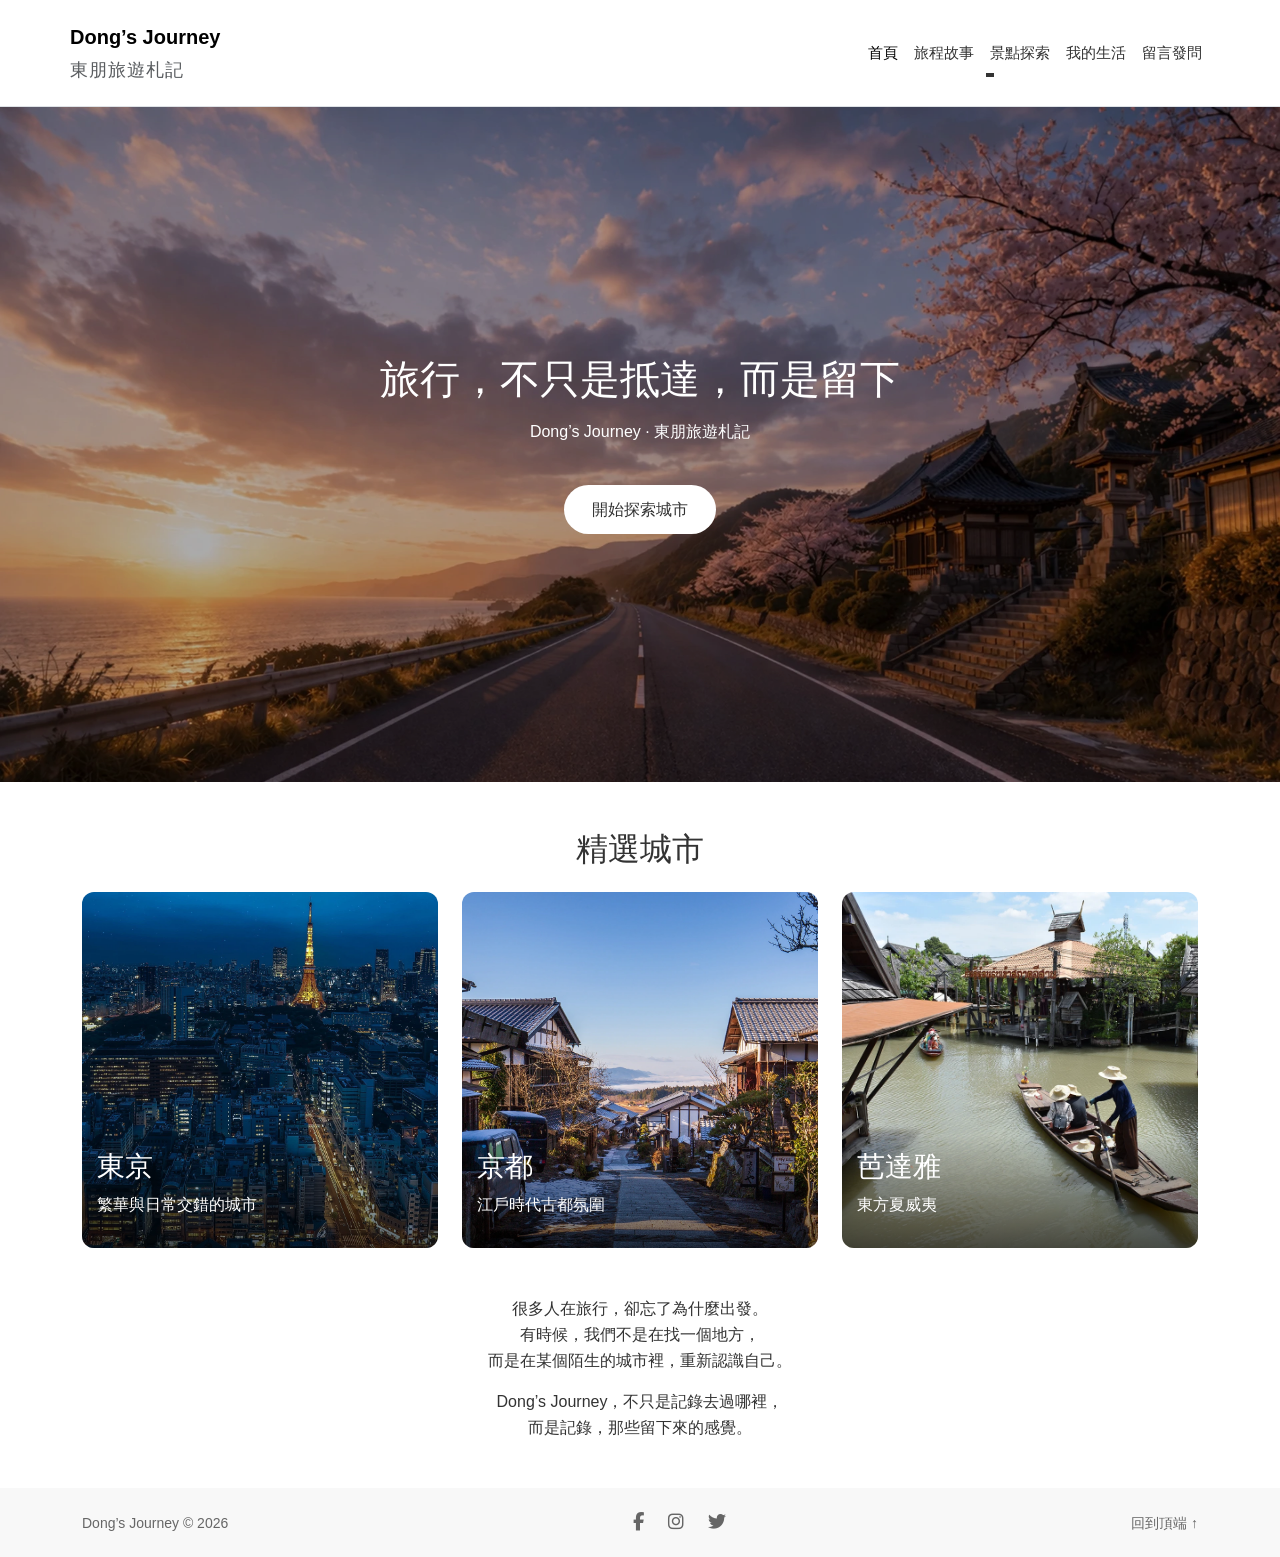
<file: index.html>
<!doctype html>
  <html lang="zh-Hant-TW">
  <head>
    <meta charset="UTF-8">
    <meta name="viewport" content="width=device-width, initial-scale=1.0">
    <title>Dong’s Journey 東朋旅遊札記｜日本・台灣・泰國旅遊分享</title>
    <!-- Bootstrap -->
    <link href="https://cdn.jsdelivr.net/npm/bootstrap@5.3.2/dist/css/bootstrap.min.css" rel="stylesheet">
    <!-- icon -->
    <link rel="stylesheet" href="https://cdnjs.cloudflare.com/ajax/libs/font-awesome/6.5.0/css/all.min.css">  
    <!-- favicon品牌logo瀏覽器旁小圖 -->
    <link rel="icon" href="favicon.ico" type="image/x-icon">
    <link rel="icon" type="image/png" sizes="32x32" href="favicon-32x32.png">
    <link rel="apple-touch-icon" href="apple-touch-icon.png">
    <!-- 自己的CSS -->
    <link rel="stylesheet" href="css/style.css">
    <!-- SEO -->
    <meta name="description" content="Dong’s Journey 東朋旅遊札記｜分享台灣、日本、泰國旅遊經驗，記錄旅行的意義與故事。">
    <meta name="keywords" content="旅行札記,台灣旅遊,日本旅遊,泰國旅遊,東京,大阪,京都,奈良">
    <meta name="author" content="Dong’s Journey 東朋">
    <!-- Open Graph（社群分享用） -->
    <meta property="og:title" content="Dong’s Journey 東朋旅遊札記">
    <meta property="og:description" content="旅行，不只是抵達，而是留下。">
    <meta property="og:image" content="https://www.trial-162253.url.tw/images/index/hero-travel-sunset-road.webp">  
    <meta property="og:type" content="website">
    <meta property="og:url" content="https://www.trial-162253.url.tw/index.html">
    <!-- GA追蹤碼 -->
    <!-- Google tag (gtag.js) -->
    <script async src="https://www.googletagmanager.com/gtag/js?id=G-0VPB5QQFWV"></script>
    <script>
      window.dataLayer = window.dataLayer || [];
      function gtag(){dataLayer.push(arguments);}
      gtag('js', new Date());

      gtag('config', 'G-0VPB5QQFWV');
    </script>
  </head>

  <body id="top">
  <!-- 導覽列 -->
  <header class="border-bottom">
    <nav class="navbar navbar-expand-lg navbar-light container py-3">
      <!-- Logo -->
      <a class="navbar-brand" href="index.html">
        <div>
          <div class="fw-bold">Dong’s Journey</div>
          <small class="text-muted">東朋旅遊札記</small>
        </div>
      </a>
      <!-- 漢堡按鈕 -->
      <button class="navbar-toggler" type="button" data-bs-toggle="collapse" data-bs-target="#mainNav">
        <span class="navbar-toggler-icon"></span>
      </button>
      <!-- 選單 -->
      <div class="collapse navbar-collapse" id="mainNav">
        <ul class="navbar-nav ms-auto">

          <li class="nav-item">
            <a class="nav-link active" href="index.html">首頁</a>
          </li>

          <li class="nav-item">
            <a class="nav-link" href="journey-story.html">旅程故事</a>
          </li>

          <li class="nav-item dropdown">
            <a class="nav-link dropdown-toggle" href="#" data-bs-toggle="dropdown">
              景點探索
            </a>

            <ul class="dropdown-menu">
              <!-- 台灣 -->
              <li class="dropdown-header">台灣</li> 
              <li><a class="dropdown-item" href="explore.html#taiwan-north">北部</a></li>
              <li><a class="dropdown-item" href="explore.html#taiwan-central">中部</a></li>
              <li><a class="dropdown-item" href="explore.html#taiwan-south">南部</a></li>
              <li><a class="dropdown-item" href="explore.html#taiwan-east">東部</a></li>
              <li><a class="dropdown-item" href="explore.html#taiwan-islands">外島</a></li>
              <li><hr class="dropdown-divider"></li>
              <!-- 日本 -->
              <li class="dropdown-header">日本</li> 
              <li><a class="dropdown-item" href="explore.html#tokyo">東京</a></li>
              <li><a class="dropdown-item" href="explore.html#osaka">大阪</a></li>
              <li><a class="dropdown-item" href="explore.html#kyoto">京都</a></li>
              <li><a class="dropdown-item" href="explore.html#nara">奈良</a></li>
              <li><hr class="dropdown-divider"></li>
              <!-- 泰國 -->
              <li class="dropdown-header">泰國</li> 
              <li><a class="dropdown-item" href="explore.html#bangkok">曼谷</a></li>
              <li><a class="dropdown-item" href="explore.html#pattaya">芭達雅</a></li>
              <li><hr class="dropdown-divider"></li>
            </ul>
          </li>
          <li class="nav-item">
            <a class="nav-link" href="life.html">我的生活</a>
          </li>

          <li class="nav-item">
            <a class="nav-link" href="https://toolkit.url.com.tw/bbs/index.php?email=bbs@trial-162253.url.tw" target="_blank">留言發問</a>
          </li>

        </ul>
      </div>

    </nav>
  </header>

<main>
  <!-- Hero -->
  <section class="hero d-flex align-items-center justify-content-center text-center"
    style="background-image: url('images/index/hero-travel-sunset-road.webp');" 
    aria-label="網站主視覺">

    <div class="hero-content container">
      <h1 class="fade-up">旅行，不只是抵達，而是留下</h1>
      <p class="mt-3 fade-up">Dong’s Journey · 東朋旅遊札記</p>
      <a href="explore.html" class="hero-btn mt-4 fade-up">開始探索城市</a>
    </div>
  </section>

  <section id="explore" aria-label="精選城市" class="container my-5">
    <h2 class="text-center mb-4">精選城市</h2>
    <div class="row g-4">

      <!-- 卡片1 -->
      <div class="col-md-4">
        <a href="pages/tokyo/tokyo.html" class="city-link">
          <div class="city-card">
          <img src="images/pages/tokyo/attractions/hero-tokyo-tower-night.webp" 
          loading="lazy" 
          alt="東京旅遊推薦｜東京鐵塔夜景景點 Tokyo Tower">
            <div class="city-info">
              <h3>東京</h3>
              <p>繁華與日常交錯的城市</p>
            </div>
          </div>
        </a>
      </div>

      <!-- 卡片2 -->
      <div class="col-md-4">
        <a href="pages/kyoto/kyoto.html" class="city-link">
          <div class="city-card">
            <img src="images/pages/kyoto/attractions/kyoto-ninenzaka-street-sunset.webp" 
            loading="lazy" 
            alt="京都二年坂街道黃昏景">
            <div class="city-info">
              <h3>京都</h3>
              <p>江戶時代古都氛圍</p>
            </div>
          </div>
        </a>
      </div>

      <!-- 卡片3 -->
      <div class="col-md-4">
        <a href="pages/pattaya/pattaya.html" class="city-link">
          <div class="city-card">
            <img src="images/pages/pattaya/attractions/pattaya-floating-market-boat.webp" 
            loading="lazy" 
            alt="芭達雅">
            <div class="city-info">
              <h3>芭達雅</h3>
              <p>東方夏威夷</p>
            </div>
          </div>
        </a>
      </div>
    </div>
  </section>
  <section class="journey container my-5">
    <div class="text-center">

      <p class="journey-text">
        很多人在旅行，卻忘了為什麼出發。<br>
        有時候，我們不是在找一個地方，<br>
        而是在某個陌生的城市裡，重新認識自己。
      </p>

      <p class="journey-text mt-3">
        Dong’s Journey，不只是記錄去過哪裡，<br>
        而是記錄，那些留下來的感覺。
      </p>

    </div>
  </section>
</main>
  <!-- Footer -->
<footer class="footer mt-5">
    <div class="container footer-row">
      <!-- 左 -->
      <div class="footer-left">
        Dong’s Journey © 2026
      </div>
      <!-- 中 -->
      <div class="footer-center social-icons">
        <a href="#"><i class="fab fa-facebook-f"></i></a> 
        <a href="#"><i class="fab fa-instagram"></i></a>
        <a href="#"><i class="fab fa-twitter"></i></a>
      </div>
      <!-- 右 -->
      <div class="footer-right">
        <a href="#top" class="back-to-top">回到頂端 ↑</a>
      </div>
    </div>    
</footer>
<!-- 動畫 -->
<script>
  document.addEventListener("DOMContentLoaded", function () {

    // 🔥 Hero動畫（穩定版）
    window.addEventListener("load", function () {
      document.querySelectorAll('.hero .fade-up').forEach((el, index) => {
        setTimeout(() => {
          el.classList.add('show');
        }, index * 200);
      });
    });

    // 🔥 卡片動畫（scroll）
    const cards = document.querySelectorAll('.food-item, .city-card');

    function showCards() {
      cards.forEach((card, index) => {
        const rect = card.getBoundingClientRect();

        if (rect.top < window.innerHeight - 100) {
          setTimeout(() => {
            card.classList.add('show');
          }, (index % 4) * 150);
        }
      });
    }

    window.addEventListener('scroll', showCards);
    showCards();

  });
</script>

<!-- JS -->
<script src="https://cdn.jsdelivr.net/npm/bootstrap@5.3.2/dist/js/bootstrap.bundle.min.js">
</script>
</body>
</html>
</file>
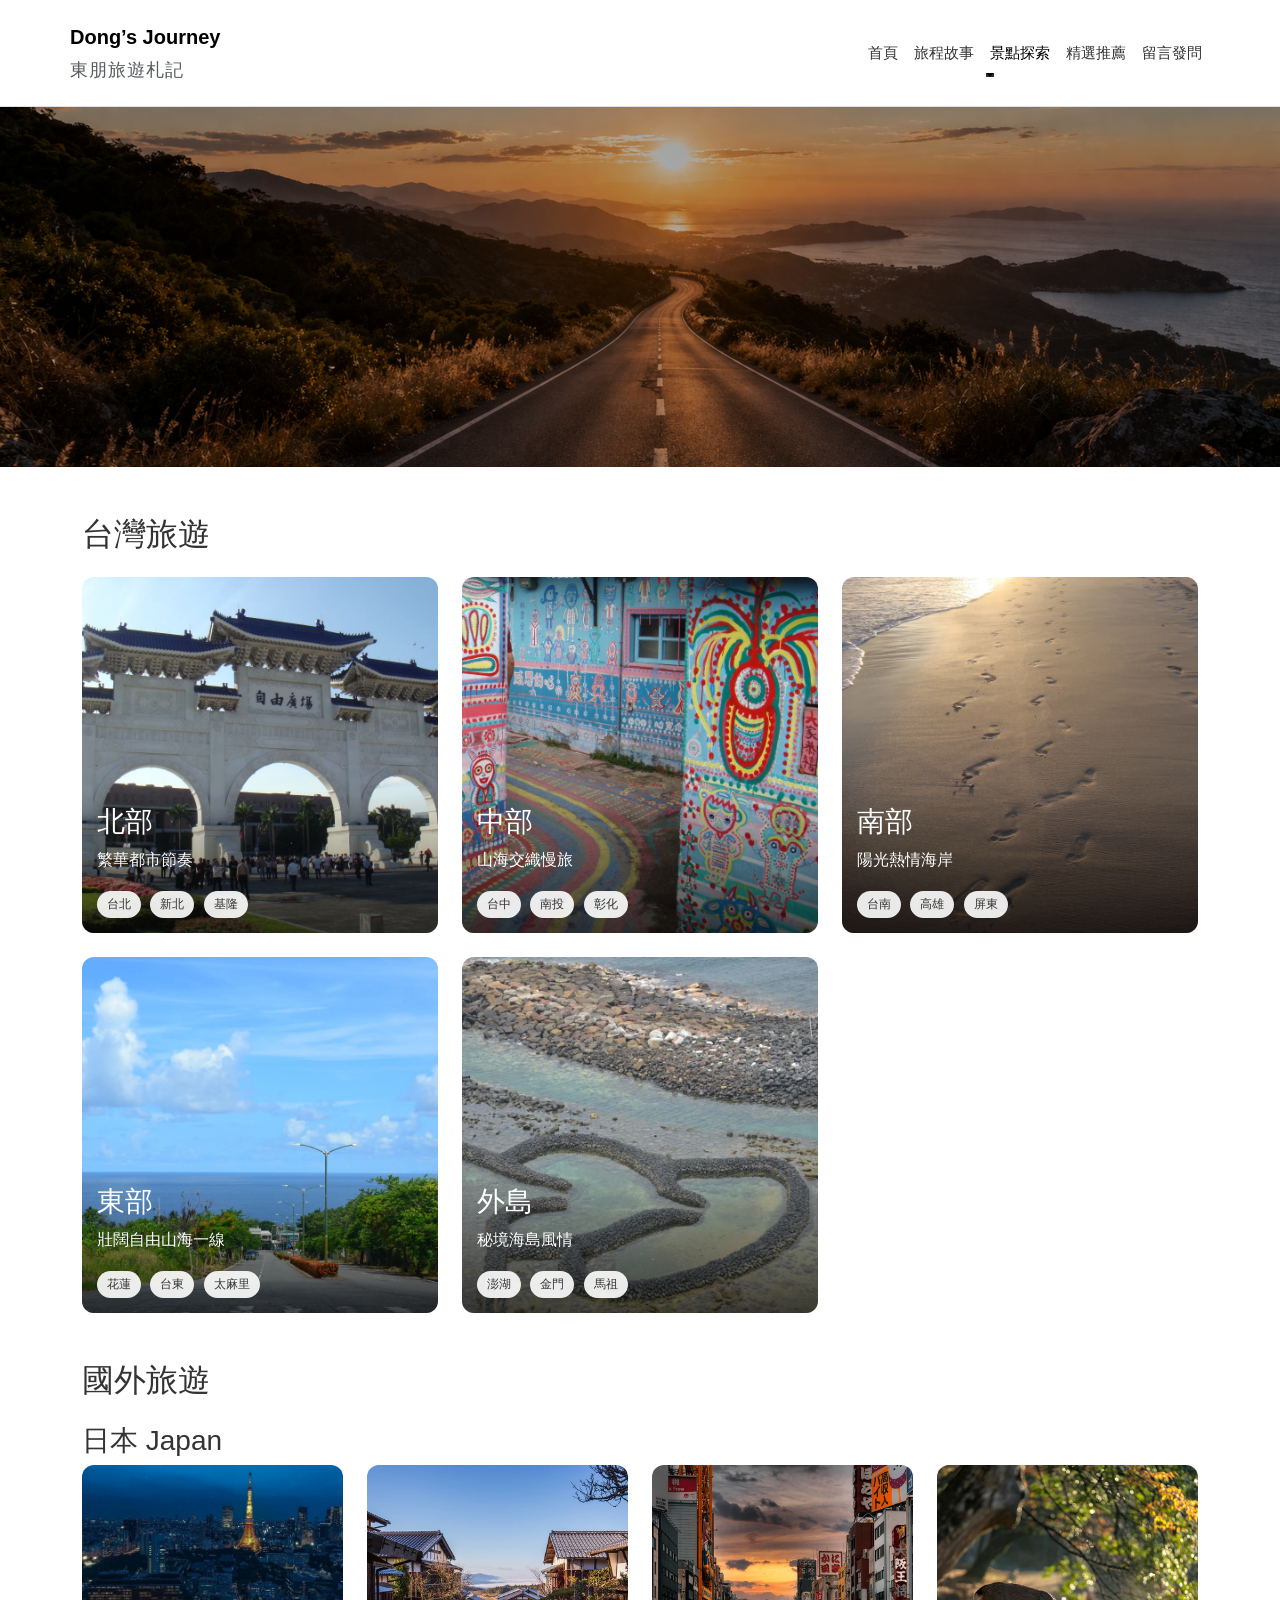
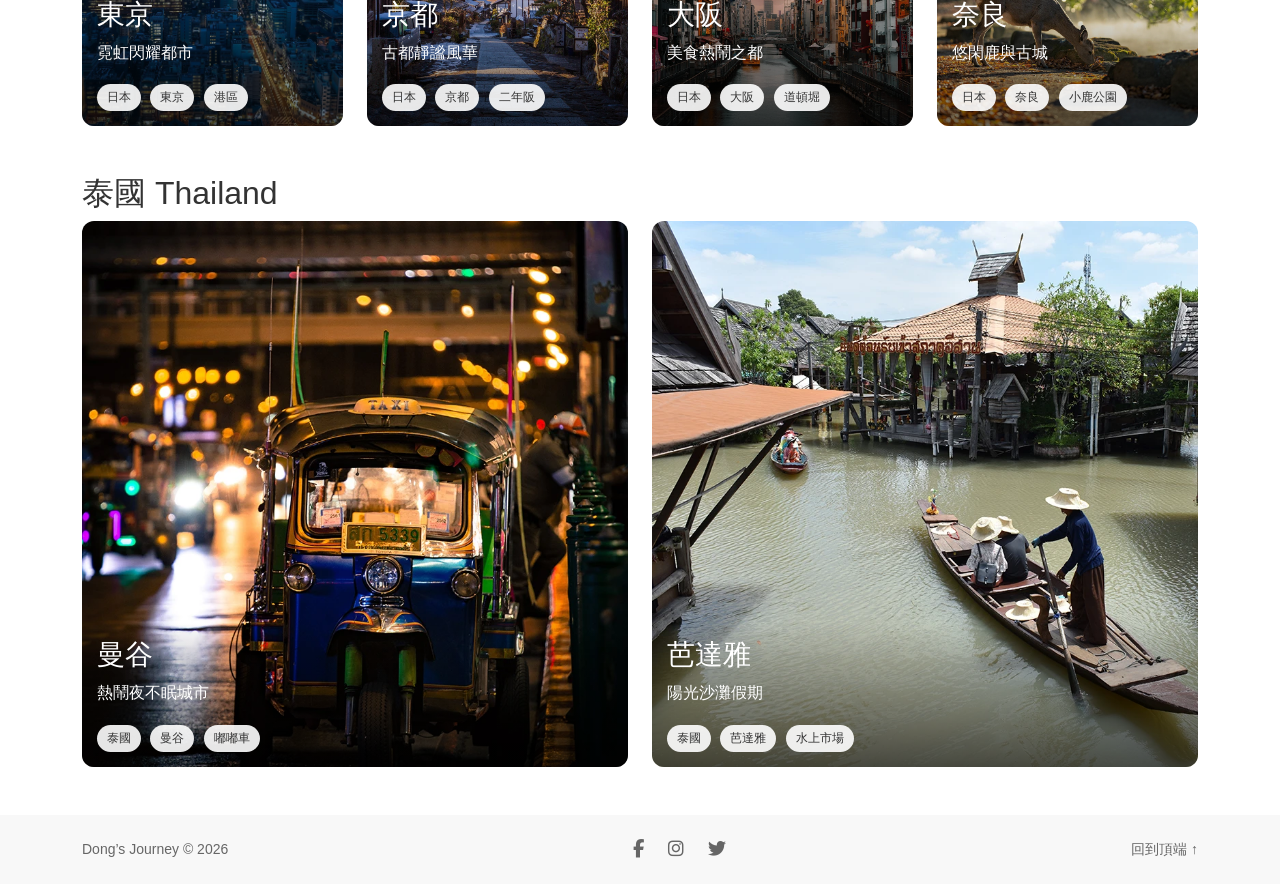
<file: explore.html>
<!doctype html>
<html lang="zh-Hant-TW">
<head>
  <meta charset="UTF-8">
  <meta name="viewport" content="width=device-width, initial-scale=1.0">
  <title>景點探索｜Dong’s Journey｜東朋旅遊札記</title>
  <!-- Bootstrap -->
  <link href="https://cdn.jsdelivr.net/npm/bootstrap@5.3.2/dist/css/bootstrap.min.css" rel="stylesheet">
  <!-- icon -->
  <link rel="stylesheet" href="https://cdnjs.cloudflare.com/ajax/libs/font-awesome/6.5.0/css/all.min.css">
  <!-- favicon品牌logo瀏覽器旁小圖 -->
  <link rel="icon" href="favicon.ico" type="image/x-icon">
  <link rel="icon" type="image/png" sizes="32x32" href="favicon-32x32.png">
  <link rel="apple-touch-icon" href="apple-touch-icon.png">
  <!-- 自己的CSS -->
  <link rel="stylesheet" href="css/style.css">
  <!-- SEO -->
  <meta name="description" content="Dong’s Journey 東朋旅遊札記｜探索台灣、日本、泰國旅遊景點，包含城市分類與旅行方向，帶你找到下一段旅程。">
  <meta name="keywords" content="台灣旅遊,日本旅遊,泰國旅遊,城市探索,旅遊分類">
  <meta name="author" content="Dong’s Journey 東朋">  
  <!-- Open Graph（社群分享用） -->
  <meta property="og:title" content="景點探索 Explore｜Dong’s Journey">
  <meta property="og:description" content="從城市到國家，找到屬於你的旅行方向。">
  <meta property="og:image" content="https://www.trial-162253.url.tw/images/explore/hero-explore.webp">  
  <meta property="og:type" content="website">
  <meta property="og:url" content="https://www.trial-162253.url.tw/explore.html">
  <!-- GA追蹤碼 -->
  <!-- Google tag (gtag.js) -->
  <script async src="https://www.googletagmanager.com/gtag/js?id=G-0VPB5QQFWV"></script>
  <script>
    window.dataLayer = window.dataLayer || [];
    function gtag(){dataLayer.push(arguments);}
    gtag('js', new Date());

    gtag('config', 'G-0VPB5QQFWV');
  </script>
</head>

<body id="top">
<!-- 導覽列 -->
<header class="border-bottom">
  <nav class="navbar navbar-expand-lg navbar-light container py-3">
    <!-- Logo -->
    <a class="navbar-brand" href="index.html">
      <div>
        <div class="fw-bold">Dong’s Journey</div>
        <small class="text-muted">東朋旅遊札記</small>
      </div>
    </a>
    <!-- 漢堡按鈕 -->
    <button class="navbar-toggler" type="button" data-bs-toggle="collapse" data-bs-target="#mainNav">
      <span class="navbar-toggler-icon"></span>
    </button>
    <!-- 選單 -->
    <div class="collapse navbar-collapse" id="mainNav">
      <ul class="navbar-nav ms-auto">

        <li class="nav-item">
          <a class="nav-link" href="index.html">首頁</a>
        </li>

        <li class="nav-item">
          <a class="nav-link" href="journey-story.html">旅程故事</a>
        </li>

        <li class="nav-item dropdown">
          <a class="nav-link  active dropdown-toggle" href="#" data-bs-toggle="dropdown">
            景點探索
          </a>

          <ul class="dropdown-menu">
            <!-- 台灣 -->
            <li class="dropdown-header">台灣</li> 
            <li><a class="dropdown-item" href="explore.html#taiwan-north">北部</a></li>
            <li><a class="dropdown-item" href="explore.html#taiwan-central">中部</a></li>
            <li><a class="dropdown-item" href="explore.html#taiwan-south">南部</a></li>
            <li><a class="dropdown-item" href="explore.html#taiwan-east">東部</a></li>
            <li><a class="dropdown-item" href="explore.html#taiwan-islands">外島</a></li>
            <li><hr class="dropdown-divider"></li>
            <!-- 日本 -->
            <li class="dropdown-header">日本</li> 
            <li><a class="dropdown-item" href="explore.html#tokyo">東京</a></li>
            <li><a class="dropdown-item" href="explore.html#osaka">大阪</a></li>
            <li><a class="dropdown-item" href="explore.html#kyoto">京都</a></li>
            <li><a class="dropdown-item" href="explore.html#nara">奈良</a></li>
            <li><hr class="dropdown-divider"></li>
            <!-- 泰國 -->
            <li class="dropdown-header">泰國</li> 
            <li><a class="dropdown-item" href="explore.html#bangkok">曼谷</a></li>
            <li><a class="dropdown-item" href="explore.html#pattaya">芭達雅</a></li>
            <li><hr class="dropdown-divider"></li>
          </ul>
        </li>
        <li class="nav-item">
          <a class="nav-link" href="featured.html">精選推薦</a>
        </li>

        <li class="nav-item">
          <a class="nav-link" href="https://toolkit.url.com.tw/bbs/index.php?email=bbs@trial-162253.url.tw" target="_blank">留言發問</a>
        </li>

      </ul>
    </div>

  </nav>
</header>

<main>
<!-- Hero -->
<section class="explore-hero d-flex align-items-center justify-content-center text-center"
  style="background-image: url('images/explore/hero-explore.webp');"
  aria-label="網站主視覺">

  
  <div class="hero-content container">
    <h1 class="fade-up">旅遊景點探索｜台灣、日本、泰國</h1>
    <p class="mt-3 fade-up">Explore the Journey</p>
  </div>
</section>

<!-- 國內旅遊 -->
<section id="taiwan" class="container my-5">
  <h2 class="mb-4">台灣旅遊</h2>
  <div class="row g-4">
    <!-- 北部 -->
    <div id="taiwan-north" class="col-md-4 scroll-offset">
     <a href="pages/taiwan-north/north.html" class="city-link">        
      <div class="city-card">
        <img src="images/explore/liberty-square-taipei-arch.webp" 
        alt="台灣台北自由廣場牌樓，代表性文化地標"
        loading="lazy">
        <div class="city-info">
         <h3>北部</h3>
         <p>繁華都市節奏</p>
         <div class="category-links mt-2">
          <span>台北</span>
          <span>新北</span>
          <span>基隆</span>
         </div>
        </div>
       </div>
      </a>
    </div>
    <!-- 中部 -->
    <div id="taiwan-central" class="col-md-4 scroll-offset">
     <a href="pages/taiwan-central/taiwan-central.html" class="city-link">        
      <div class="city-card">
        <img src="images/explore/rainbow-village-taichung-art-street.webp" 
        alt="台灣台中彩虹眷村彩繪牆，繽紛藝術街景"
        loading="lazy">
        <div class="city-info">
         <h3>中部</h3>
         <p>山海交織慢旅</p>
         <div class="category-links mt-2">
          <span>台中</span>
          <span>南投</span>
          <span>彰化</span>
         </div>
        </div>
       </div>
      </a>
    </div>
    <!-- 南部 -->
    <div id="taiwan-south" class="col-md-4 scroll-offset">
     <a href="pages/taiwan-south/taiwan-south.html" class="city-link">        
      <div class="city-card">
        <img src="images/explore/kenting-beach-footprints-sunset.webp" 
        alt="台灣屏東墾丁沙灘夕陽與腳印，放鬆海岸氛圍"
        loading="lazy">
        <div class="city-info">
         <h3>南部</h3>
         <p>陽光熱情海岸</p>
         <div class="category-links mt-2">
          <span>台南</span>
          <span>高雄</span>
          <span>屏東</span>
         </div>
        </div>
       </div>
      </a>
    </div>
    <!-- 東部 -->
    <div id="taiwan-east" class="col-md-4 scroll-offset">
     <a href="pages/taiwan-east/taiwan-east.html" class="city-link">        
      <div class="city-card">
        <img src="images/explore/taitung-taitung-coast-road-view.webp" 
        alt="台灣台東太麻里海岸公路，筆直通往藍色海洋"
        loading="lazy">
        <div class="city-info">
         <h3>東部</h3>
         <p>壯闊自由山海一線</p>
         <div class="category-links mt-2">
          <span>花蓮</span>
          <span>台東</span>
          <span>太麻里</span>
         </div>
        </div>
       </div>
      </a>
    </div>
    <!-- 外島 -->
    <div id="taiwan-islands" class="col-md-4 scroll-offset">
     <a href="pages/taiwan-islands/taiwan-islands.html" class="city-link">        
      <div class="city-card">
        <img src="images/explore/penghu-double-heart-stone-weir.webp" 
        alt="台灣澎湖雙心石滬海景，浪漫經典地標"
        loading="lazy">
        <div class="city-info">
         <h3>外島</h3>
         <p>秘境海島風情</p>
         <div class="category-links mt-2">
          <span>澎湖</span>
          <span>金門</span>
          <span>馬祖</span>
         </div>
        </div>
       </div>
      </a>
    </div>
  </div>
</section>
<!-- 國外旅遊 -->
<section id="japan" class="container my-5">
  <h2 class="mb-4">國外旅遊</h2>
  <!-- 日本 -->
  <h3 class="country-title">日本 Japan</h3>
  <div class="row g-4 mb-5">
  <!-- 卡片 -->
    <!-- 東京 -->
    <div id="tokyo" class="col-md-3 scroll-offset">
     <a href="pages/tokyo/tokyo.html" class="city-link">        
      <div class="city-card">
       <img src="images/pages/tokyo/hero-tokyo-tower-night.webp" 
       alt="日本東京港區東京鐵塔夜景，城市代表地標"
       loading="lazy">
        <div class="city-info">
         <h3>東京</h3>
         <p>霓虹閃耀都市</p>
         <div class="category-links mt-2">
          <span>日本</span>
          <span>東京</span>
          <span>港區</span>
         </div>
        </div>
       </div>
      </a>
    </div>

    <!-- 京都 -->
    <div id="kyoto" class="col-md-3 scroll-offset">
     <a href="pages/kyoto/kyoto.html" class="city-link">        
      <div class="city-card">
       <img src="images/explore/kyoto-ninenzaka-street-sunset.webp" 
       alt="日本京都東山區二年坂街道，日式傳統風情"
       loading="lazy">
        <div class="city-info">
         <h3>京都</h3>
         <p>古都靜謐風華</p>
         <div class="category-links mt-2">
          <span>日本</span>
          <span>京都</span>
          <span>二年阪</span>
         </div>
        </div>
       </div>
      </a>
    </div>

    <!-- 大阪 -->
    <div id="osaka" class="col-md-3 scroll-offset">
     <a href="osaka.html" class="city-link">        
      <div class="city-card">
       <img src="images/explore/osaka-dotonbori-river-sunset.webp" 
       alt="日本大阪道頓堀運河夜景，霓虹與美食文化"
       loading="lazy">
        <div class="city-info">
         <h3>大阪</h3>
         <p>美食熱鬧之都</p>
         <div class="category-links mt-2">
          <span>日本</span>
          <span>大阪</span>
          <span>道頓堀</span>
         </div>
        </div>
       </div>
      </a>
    </div>

    <!-- 奈良 -->
    <div id="nara" class="col-md-3 scroll-offset">
     <a href="nara.html" class="city-link">        
      <div class="city-card">
       <img src="images/explore/nara-deer-park-sunset-autumn.webp" 
       alt="日本奈良公園梅花鹿與古寺，悠閒文化景觀"
       loading="lazy">
        <div class="city-info">
         <h3>奈良</h3>
         <p>悠閑鹿與古城</p>
         <div class="category-links mt-2">
          <span>日本</span>
          <span>奈良</span>
          <span>小鹿公園</span>
         </div>
        </div>
       </div>
      </a>
    </div>
  </div>
</section>
  <!-- 泰國 -->
<section id="thailand" class="container my-5">
  <h2 class="country-title">泰國 Thailand</h2>
  <div class="row g-4">
    <!-- 曼谷 -->
    <div id="bangkok" class="col-md-6 scroll-offset">
     <a href="bangkok.html" class="city-link">        
      <div class="city-card">
       <img src="images/explore/bangkok-night-street-tuk-tuk.webp" 
       alt="泰國曼谷街頭夜市與嘟嘟車，城市熱鬧氛圍"
       loading="lazy">
        <div class="city-info">
         <h3>曼谷</h3>
         <p>熱鬧夜不眠城市</p>
         <div class="category-links mt-2">
          <span>泰國</span>
          <span>曼谷</span>
          <span>嘟嘟車</span>
         </div>
        </div>
       </div>
      </a>
    </div>

    <!-- 芭達雅 -->
    <div id="pattaya" class="col-md-6 scroll-offset">
     <a href="pattaya.html" class="city-link">        
      <div class="city-card">
       <img src="images/explore/pattaya-floating-market-boat.webp" 
       alt="泰國芭達雅海灘與水上市場，度假放鬆景點"
       loading="lazy">
        <div class="city-info">
         <h3>芭達雅</h3>
         <p>陽光沙灘假期</p>
         <div class="category-links mt-2">
          <span>泰國</span>
          <span>芭達雅</span>
          <span>水上市場</span>
         </div>
        </div>
       </div>
      </a>
    </div>
    
  </div>

</section>
</main>
<!-- Footer -->
<footer class="footer mt-5">
  <div class="container footer-row">
    <!-- 左 -->
    <div class="footer-left">
      Dong’s Journey © 2026
    </div>
    <!-- 中 -->
    <div class="footer-center social-icons">
      <a href="#"><i class="fab fa-facebook-f"></i></a> 
      <a href="#"><i class="fab fa-instagram"></i></a>
      <a href="#"><i class="fab fa-twitter"></i></a>
    </div>
    <!-- 右 -->
    <div class="footer-right">
      <a href="#top" class="back-to-top">回到頂端 ↑</a>
    </div>
  </div>
</footer>
<!-- 動畫 -->
<script>
  document.addEventListener("DOMContentLoaded", function () {

    // 🔥 Hero動畫（穩定版）
    window.addEventListener("load", function () {
      document.querySelectorAll('.hero .fade-up').forEach((el, index) => {
        setTimeout(() => {
          el.classList.add('show');
        }, index * 200);
      });
    });

    // 🔥 卡片動畫（scroll）
    const cards = document.querySelectorAll('.food-item, .city-card');

    function showCards() {
      cards.forEach((card, index) => {
        const rect = card.getBoundingClientRect();

        if (rect.top < window.innerHeight - 100) {
          setTimeout(() => {
            card.classList.add('show');
          }, (index % 4) * 150);
        }
      });
    }

    window.addEventListener('scroll', showCards);
    showCards();

  });
</script>

<!-- JS -->
<script src="https://cdn.jsdelivr.net/npm/bootstrap@5.3.2/dist/js/bootstrap.bundle.min.js">
</script>
</body>
</html>
</file>
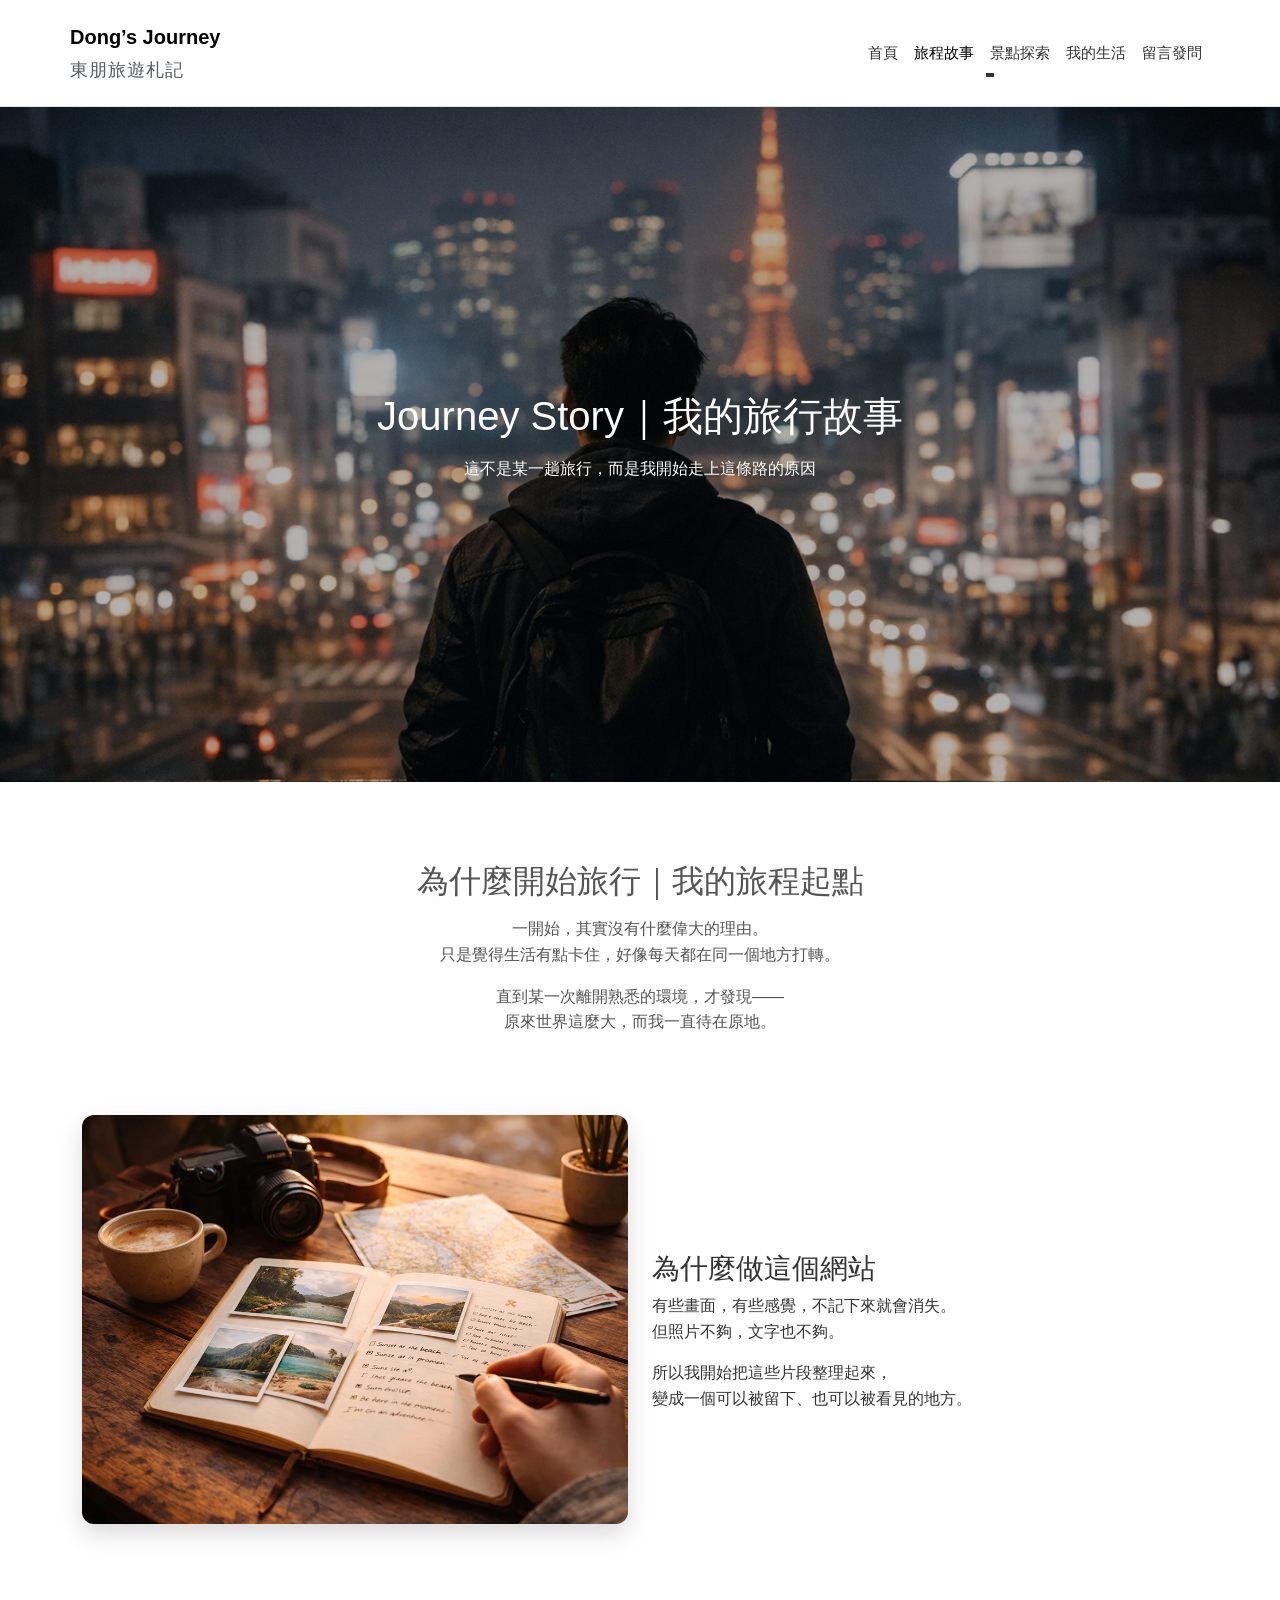
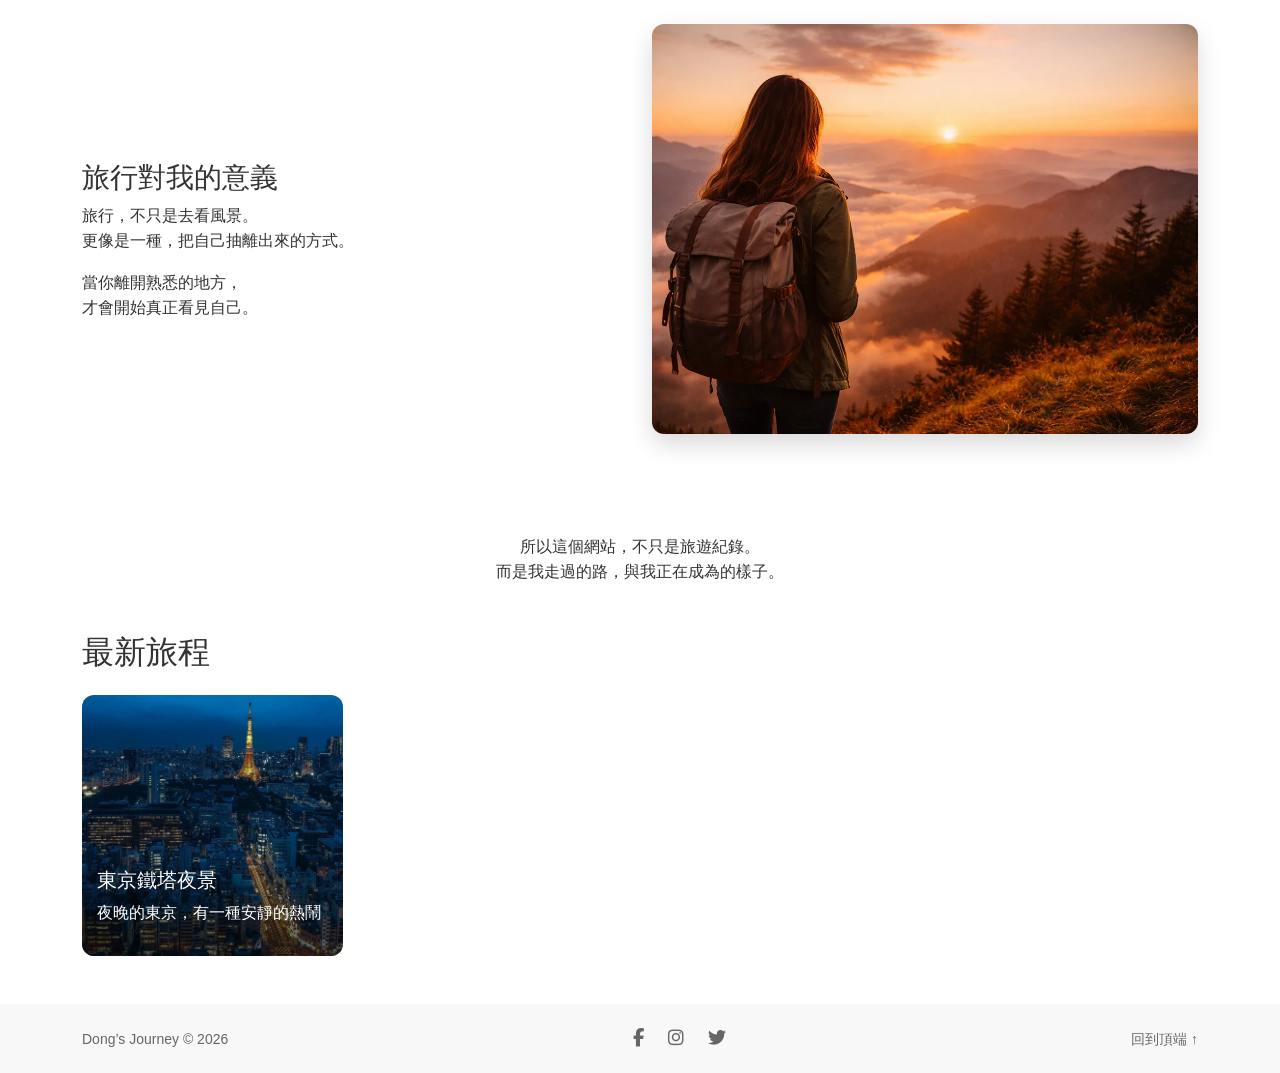
<file: journey-story.html>
<!doctype html>
<html lang="zh-Hant-TW">
<head>
  <meta charset="UTF-8">
  <meta name="viewport" content="width=device-width, initial-scale=1.0">
  <title>Journey Story｜Dong’s Journey｜東朋旅遊札記</title>
  <!-- Bootstrap -->
  <link href="https://cdn.jsdelivr.net/npm/bootstrap@5.3.2/dist/css/bootstrap.min.css" rel="stylesheet">
  <!-- icon -->
  <link rel="stylesheet" href="https://cdnjs.cloudflare.com/ajax/libs/font-awesome/6.5.0/css/all.min.css">
  <!-- favicon品牌logo瀏覽器旁小圖 -->
  <link rel="icon" href="favicon.ico" type="image/x-icon">
  <link rel="icon" type="image/png" sizes="32x32" href="favicon-32x32.png">
  <link rel="apple-touch-icon" href="apple-touch-icon.png">
  <!-- 自己的CSS -->
  <link rel="stylesheet" href="css/style.css">
  <!-- SEO -->
  <meta name="description" content="Journey Story｜Dong’s Journey 東朋旅遊札記，記錄為什麼開始旅行、為什麼創建這個網站，以及旅行對我的意義。">
  <meta name="keywords" content="旅行意義,為什麼旅行,旅遊生活,旅行理念,Dong’s Journey,東朋旅遊札記">
  <meta name="author" content="Dong’s Journey 東朋">
  <!-- Open Graph（社群分享用） -->
  <meta property="og:title" content="Journey Story｜Dong’s Journey 東朋旅遊札記">
  <meta property="og:description" content="有些旅程，不是為了抵達，而是為了重新認識自己。">
  <meta property="og:image" content="https://www.trial-162253.url.tw/images/journey-story/story-cover.webp">
  <meta property="og:type" content="website">
  <meta property="og:url" content="https://www.trial-162253.url.tw/journey-story.html">
  <!-- GA追蹤碼 -->
  <!-- Google tag (gtag.js) -->
  <script async src="https://www.googletagmanager.com/gtag/js?id=G-0VPB5QQFWV"></script>
  <script>
    window.dataLayer = window.dataLayer || [];
    function gtag(){dataLayer.push(arguments);}
    gtag('js', new Date());

    gtag('config', 'G-0VPB5QQFWV');
  </script>
</head>

<body id="top">
<!-- 導覽列 -->
<header class="border-bottom">
  <nav class="navbar navbar-expand-lg navbar-light container py-3">
    <!-- Logo -->
    <a class="navbar-brand" href="index.html">
      <div>
        <div class="fw-bold">Dong’s Journey</div>
        <small class="text-muted">東朋旅遊札記</small>
      </div>
    </a>
    <!-- 漢堡按鈕 -->
    <button class="navbar-toggler" type="button" data-bs-toggle="collapse" data-bs-target="#mainNav">
      <span class="navbar-toggler-icon"></span>
    </button>
    <!-- 選單 -->
    <div class="collapse navbar-collapse" id="mainNav">
      <ul class="navbar-nav ms-auto">

        <li class="nav-item">
          <a class="nav-link" href="index.html">首頁</a>
        </li>

        <li class="nav-item">
          <a class="nav-link active" href="journey-story.html">旅程故事</a>
        </li>

        <li class="nav-item dropdown">
          <a class="nav-link dropdown-toggle" href="#" data-bs-toggle="dropdown">
            景點探索
          </a>
          <ul class="dropdown-menu">
            <!-- 台灣 -->
            <li class="dropdown-header">台灣</li> 
            <li><a class="dropdown-item" href="explore.html#taiwan-north">北部</a></li>
            <li><a class="dropdown-item" href="explore.html#taiwan-central">中部</a></li>
            <li><a class="dropdown-item" href="explore.html#taiwan-south">南部</a></li>
            <li><a class="dropdown-item" href="explore.html#taiwan-east">東部</a></li>
            <li><a class="dropdown-item" href="explore.html#taiwan-islands">外島</a></li>
            <li><hr class="dropdown-divider"></li>
            <!-- 日本 -->
            <li class="dropdown-header">日本</li> 
            <li><a class="dropdown-item" href="explore.html#tokyo">東京</a></li>
            <li><a class="dropdown-item" href="explore.html#osaka">大阪</a></li>
            <li><a class="dropdown-item" href="explore.html#kyoto">京都</a></li>
            <li><a class="dropdown-item" href="explore.html#nara">奈良</a></li>
            <li><hr class="dropdown-divider"></li>
            <!-- 泰國 -->
            <li class="dropdown-header">泰國</li> 
            <li><a class="dropdown-item" href="explore.html#bangkok">曼谷</a></li>
            <li><a class="dropdown-item" href="explore.html#pattaya">芭達雅</a></li>
            <li><hr class="dropdown-divider"></li>
          </ul>
        </li>
        <li class="nav-item">
          <a class="nav-link" href="life.html">我的生活</a>
        </li>

        <li class="nav-item">
          <a class="nav-link" href="https://toolkit.url.com.tw/bbs/index.php?email=bbs@trial-162253.url.tw" target="_blank">留言發問</a>
        </li>

      </ul>
    </div>

  </nav>
</header>

<main>
<!-- Hero -->
<section class="hero d-flex align-items-center justify-content-center text-center"
  style="background-image: url('images/journey-story/journey-story-hero.webp');"
  aria-label="網站主視覺">
  
  <div class="hero-content container text-center">
    <h1 class="fade-up">Journey Story｜我的旅行故事</h1>
    <p class="mt-3 fade-up">這不是某一趟旅行，而是我開始走上這條路的原因</p>
  </div>
</section>


<!-- Content -->
<section class="container my-5">

  <!-- WHY TRAVEL -->
  <div class="container food-intro">
    <h2>為什麼開始旅行｜我的旅程起點</h2>
    <p class="mt-3">
      一開始，其實沒有什麼偉大的理由。<br>
      只是覺得生活有點卡住，好像每天都在同一個地方打轉。
    </p>
    <p>
      直到某一次離開熟悉的環境，才發現——<br>
      原來世界這麼大，而我一直待在原地。
    </p>
  </div>
</section>
<section class="container food-list">
  <!-- WHY WEBSITE -->
  <div class="food-item row align-items-center">
    <div class="col-md-6">
      <img src="images/journey-story/journey-story-travel-journal.webp" 
      class="img-fluid food-img" 
      alt="旅行紀錄｜旅遊生活與旅行日記"
      loading="lazy">    
    </div>

    <div class="col-md-6">
      <div class="food-text">
        <h3>為什麼做這個網站</h3>
        <p>
          有些畫面，有些感覺，不記下來就會消失。<br>
          但照片不夠，文字也不夠。
        </p>
        <p>
          所以我開始把這些片段整理起來，<br>
          變成一個可以被留下、也可以被看見的地方。
        </p>
      </div>
    </div>
  </div>
  <!-- WHAT TRAVEL MEANS -->
  <div class="food-item row align-items-center flex-md-row-reverse">
    <div class="col-md-6">
    <img src="images/journey-story/journey-story-travel-meaning-sunrise.webp" 
      class="img-fluid food-img" 
      alt="旅行意義"
      loading="lazy">
    </div>
    
    <div class="col-md-6">
      <div class="food-text">
        <h3>旅行對我的意義</h3>
        <p>
          旅行，不只是去看風景。<br>
          更像是一種，把自己抽離出來的方式。
        </p>
        <p>
          當你離開熟悉的地方，<br>
          才會開始真正看見自己。
        </p>
      </div>
    </div>
  </div>
  <!-- ENDING -->
  <div class="text-center mt-5">
    <p>
      所以這個網站，不只是旅遊紀錄。<br>
      而是我走過的路，與我正在成為的樣子。
    </p>
  </div>
</section>
<!-- 可改 -->
<section class="container my-5">
  <h2 class="mb-4">最新旅程</h2>
  <div class="row g-4">
    <!-- 1 -->
    <div class="col-md-3">
      <a href="pages/tokyo/tokyo.html" class="city-link">
        <div class="city-card">
          <img src="images/pages/tokyo/attractions/hero-tokyo-tower-night.webp"
               class="img-fluid"
               alt="東京鐵塔夜景 Tokyo Tower Night"
               loading="lazy">
          <div class="city-info">
            <h5>東京鐵塔夜景</h5>
            <p>夜晚的東京，有一種安靜的熱鬧</p>
          </div>
        </div>
      </a>
    </div>
    <div class="col-md-3">
      <a href="explore.html#Thailand" class="city-link">
        <div class="city-card">
          <img src="images/journey-story/Latest travel-bangkok-night-street-tuk-tuk.webp"
               class="img-fluid"
               alt="城市與文化交織的風景"
               loading="lazy">
          <div class="city-info">
            <h5>曼谷嘟嘟車</h5>
            <p>城市與文化交織的風景</p>
          </div>
        </div>
      </a>
    </div>
  </div>
</section>
</main>
<!-- Footer -->
<footer class="footer mt-5">
  <div class="container footer-row">
    <!-- 左 -->
    <div class="footer-left">
      Dong’s Journey © 2026
    </div>
    <!-- 中 -->
    <div class="footer-center social-icons">
      <a href="#"><i class="fab fa-facebook-f"></i></a> 
      <a href="#"><i class="fab fa-instagram"></i></a>
      <a href="#"><i class="fab fa-twitter"></i></a>
    </div>
    <!-- 右 -->
    <div class="footer-right">
      <a href="#top" class="back-to-top">回到頂端 ↑</a>
    </div>

  </div>
</footer>
<!-- 動畫 -->
<script>
  document.addEventListener("DOMContentLoaded", function () {

    // 🔥 Hero動畫（穩定版）
    window.addEventListener("load", function () {
      document.querySelectorAll('.hero .fade-up').forEach((el, index) => {
        setTimeout(() => {
          el.classList.add('show');
        }, index * 200);
      });
    });

    // 🔥 卡片動畫（scroll）
    const cards = document.querySelectorAll('.food-item, .city-card');

    function showCards() {
      cards.forEach((card, index) => {
        const rect = card.getBoundingClientRect();

        if (rect.top < window.innerHeight - 100) {
          setTimeout(() => {
            card.classList.add('show');
          }, (index % 4) * 150);
        }
      });
    }

    window.addEventListener('scroll', showCards);
    showCards();

  });
</script>

<!-- JS -->
<script src="https://cdn.jsdelivr.net/npm/bootstrap@5.3.2/dist/js/bootstrap.bundle.min.js">
</script>
</body>
</html>
</file>
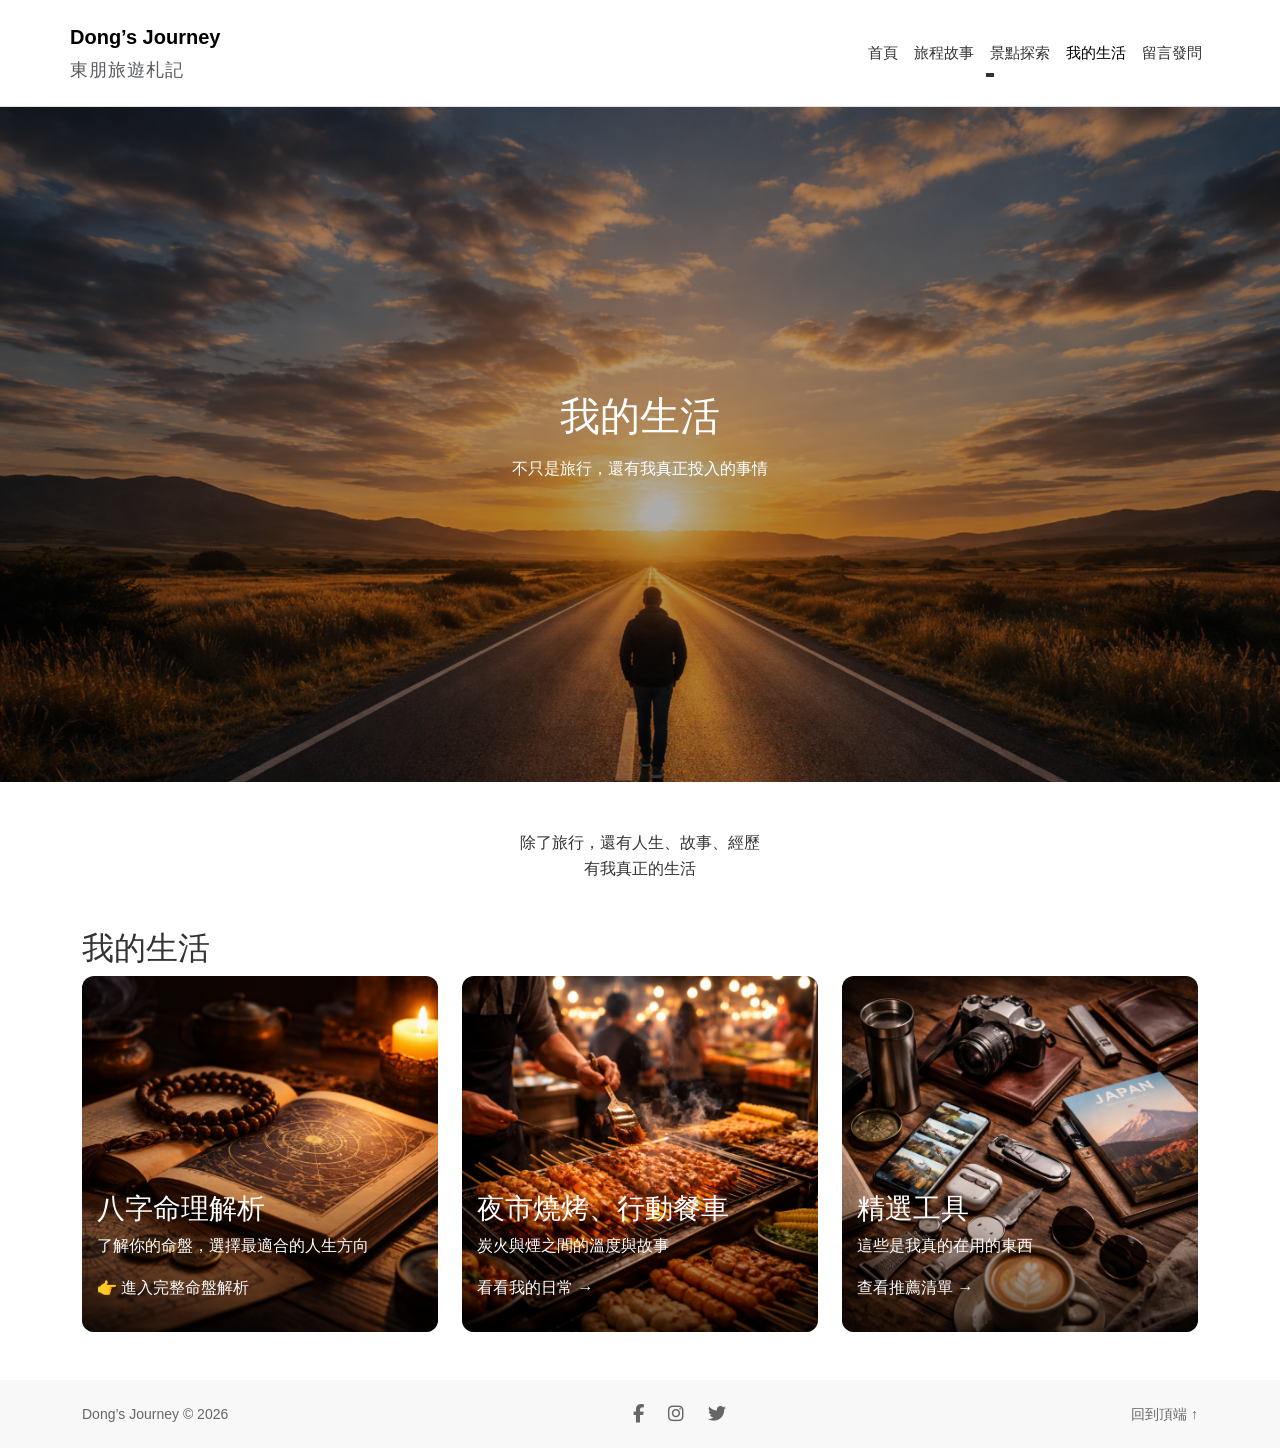
<file: life.html>
<!doctype html>
  <html lang="zh-Hant-TW">
  <head>
    <meta charset="UTF-8">
    <meta name="viewport" content="width=device-width, initial-scale=1.0">
    <title>我的生活｜Dong’s Journey 東朋旅遊札記</title>
    <!-- Bootstrap -->
    <link href="https://cdn.jsdelivr.net/npm/bootstrap@5.3.2/dist/css/bootstrap.min.css" rel="stylesheet">
    <!-- icon -->
    <link rel="stylesheet" href="https://cdnjs.cloudflare.com/ajax/libs/font-awesome/6.5.0/css/all.min.css">  
    <!-- favicon品牌logo瀏覽器旁小圖 -->
    <link rel="icon" href="favicon.ico" type="image/x-icon">
    <link rel="icon" type="image/png" sizes="32x32" href="favicon-32x32.png">
    <link rel="apple-touch-icon" href="apple-touch-icon.png">
    <!-- 自己的CSS -->
    <link rel="stylesheet" href="css/style.css">
    <!-- SEO -->
    <meta name="description" content="我的生活｜Dong’s Journey 東朋旅遊札記，分享命理解析、夜市燒烤與個人推薦工具。">
    <meta name="keywords" content="命理,燒烤,個人品牌,推薦內工具,東朋">
    <meta name="author" content="Dong’s Journey 東朋">
    <!-- Open Graph（社群分享用） -->
    <meta property="og:title" content="我的生活｜Dong’s Journey">
    <meta property="og:description" content="不只是旅行，而是我所相信的生活方式。">
    <meta property="og:image" content="https://www.trial-162253.url.tw/images/life/life-hero-life-journey-road.webp">  
    <meta property="og:type" content="website">
    <meta property="og:url" content="https://www.trial-162253.url.tw/life.html">
    <!-- GA追蹤碼 -->
    <!-- Google tag (gtag.js) -->
    <script async src="https://www.googletagmanager.com/gtag/js?id=G-0VPB5QQFWV"></script>
    <script>
      window.dataLayer = window.dataLayer || [];
      function gtag(){dataLayer.push(arguments);}
      gtag('js', new Date());

      gtag('config', 'G-0VPB5QQFWV');
    </script>
  </head>

  <body id="top">
  <!-- 導覽列 -->
  <header class="border-bottom">
    <nav class="navbar navbar-expand-lg navbar-light container py-3">
      <!-- Logo -->
      <a class="navbar-brand" href="index.html">
        <div>
          <div class="fw-bold">Dong’s Journey</div>
          <small class="text-muted">東朋旅遊札記</small>
        </div>
      </a>
      <!-- 漢堡按鈕 -->
      <button class="navbar-toggler" type="button" data-bs-toggle="collapse" data-bs-target="#mainNav">
        <span class="navbar-toggler-icon"></span>
      </button>
      <!-- 選單 -->
      <div class="collapse navbar-collapse" id="mainNav">
        <ul class="navbar-nav ms-auto">

          <li class="nav-item">
            <a class="nav-link" href="index.html">首頁</a>
          </li>

          <li class="nav-item">
            <a class="nav-link" href="journey-story.html">旅程故事</a>
          </li>

          <li class="nav-item dropdown">
            <a class="nav-link dropdown-toggle" href="#" data-bs-toggle="dropdown">
              景點探索
            </a>

            <ul class="dropdown-menu">
              <!-- 台灣 -->
              <li class="dropdown-header">台灣</li> 
              <li><a class="dropdown-item" href="explore.html#taiwan-north">北部</a></li>
              <li><a class="dropdown-item" href="explore.html#taiwan-central">中部</a></li>
              <li><a class="dropdown-item" href="explore.html#taiwan-south">南部</a></li>
              <li><a class="dropdown-item" href="explore.html#taiwan-east">東部</a></li>
              <li><a class="dropdown-item" href="explore.html#taiwan-islands">外島</a></li>
              <li><hr class="dropdown-divider"></li>
              <!-- 日本 -->
              <li class="dropdown-header">日本</li> 
              <li><a class="dropdown-item" href="explore.html#tokyo">東京</a></li>
              <li><a class="dropdown-item" href="explore.html#osaka">大阪</a></li>
              <li><a class="dropdown-item" href="explore.html#kyoto">京都</a></li>
              <li><a class="dropdown-item" href="explore.html#nara">奈良</a></li>
              <li><hr class="dropdown-divider"></li>
              <!-- 泰國 -->
              <li class="dropdown-header">泰國</li> 
              <li><a class="dropdown-item" href="explore.html#bangkok">曼谷</a></li>
              <li><a class="dropdown-item" href="explore.html#pattaya">芭達雅</a></li>
              <li><hr class="dropdown-divider"></li>
            </ul>
          </li>
          <li class="nav-item">
            <a class="nav-link active" href="life.html">我的生活</a>
          </li>

          <li class="nav-item">
            <a class="nav-link" href="https://toolkit.url.com.tw/bbs/index.php?email=bbs@trial-162253.url.tw" target="_blank">留言發問</a>
          </li>

        </ul>
      </div>

    </nav>
  </header>

<main>
<!-- Hero -->
<section class="hero d-flex align-items-center justify-content-center text-center"
  style="background-image: url('images/life/life-hero-life-journey-road.webp');"
  aria-label="網站主視覺">

  <div class="hero-content container">
    <h1 class="fade-up">我的生活</h1>
    <p class="mt-3 fade-up">不只是旅行，還有我真正投入的事情</p>
  </div>
</section>
<section class="container my-5 text-center">
  <p style="max-width:600px;margin:auto;">
    除了旅行，還有人生、故事、經歷</p>
  <p style="max-width:600px;margin:auto;">
    有我真正的生活</p>
  
</section>

<!-- 我的生活 -->
<section class="container my-5">
  <h2 class="section-title">我的生活</h2>

  <div class="row g-4">

    <!-- 命理 -->
    <div class="col-md-4 col-12">
      <a href="pages/life/mingli.html" class="city-link">
        <div class="city-card">
          <img src="images/life/life-fortune-bazi-reading.webp" 
          loading="lazy" 
          alt="八字命理解析服務｜知命子辰">
          <div class="city-info">
            <h3>八字命理解析</h3>
            <p>了解你的命盤，選擇最適合的人生方向</p>
            <p>👉 進入完整命盤解析</p>
          </div>
        </div>
      </a>
    </div>

    <!-- 餐飲 -->
    <div class="col-md-4 col-12">
      <a href="hangrou-bbq.html" class="city-link">
        <div class="city-card">
          <img src="images/life/life-night-market-bbq.webp" 
          loading="lazy" 
          alt="夜市燒烤料理與炭火美食｜餐車燒烤">
          <div class="city-info">
            <h3>夜市燒烤、行動餐車</h3>
            <p>炭火與煙之間的溫度與故事</p>
            <p>看看我的日常 →</p>
          </div>
        </div>
      </a>
    </div>

    <!-- 推薦 -->
    <div class="col-md-4 col-12">
      <a href="tools.html" class="city-link">
        <div class="city-card">
          <img src="images/life/life-travel-tools-essentials.webp" 
          loading="lazy" 
          alt="旅遊與生活工具推薦｜Dong’s Journey 精選">
          <div class="city-info">
            <h3>精選工具</h3>
            <p>這些是我真的在用的東西</p>
            <p>查看推薦清單 →</p>
          </div>
        </div>
      </a>
    </div>

  </div>
</section>
</main>

  <!-- Footer -->
  <footer class="footer mt-5">
    <div class="container footer-row">
      <!-- 左 -->
      <div class="footer-left">
        Dong’s Journey © 2026
      </div>
      <!-- 中 -->
      <div class="footer-center social-icons">
        <a href="#"><i class="fab fa-facebook-f"></i></a> 
        <a href="#"><i class="fab fa-instagram"></i></a>
        <a href="#"><i class="fab fa-twitter"></i></a>
      </div>
      <!-- 右 -->
      <div class="footer-right">
        <a href="#top" class="back-to-top">回到頂端 ↑</a>
      </div>
    </div>
  </footer>
<!-- 動畫 -->
<script>
  document.addEventListener("DOMContentLoaded", function () {

    // 🔥 Hero動畫（穩定版）
    window.addEventListener("load", function () {
      document.querySelectorAll('.hero .fade-up').forEach((el, index) => {
        setTimeout(() => {
          el.classList.add('show');
        }, index * 200);
      });
    });

    // 🔥 卡片動畫（scroll）
    const cards = document.querySelectorAll('.food-item, .city-card');

    function showCards() {
      cards.forEach((card, index) => {
        const rect = card.getBoundingClientRect();

        if (rect.top < window.innerHeight - 100) {
          setTimeout(() => {
            card.classList.add('show');
          }, (index % 4) * 150);
        }
      });
    }

    window.addEventListener('scroll', showCards);
    showCards();

  });
</script>

<!-- JS -->
<script src="https://cdn.jsdelivr.net/npm/bootstrap@5.3.2/dist/js/bootstrap.bundle.min.js">
</script>
</body>
</html>
</file>
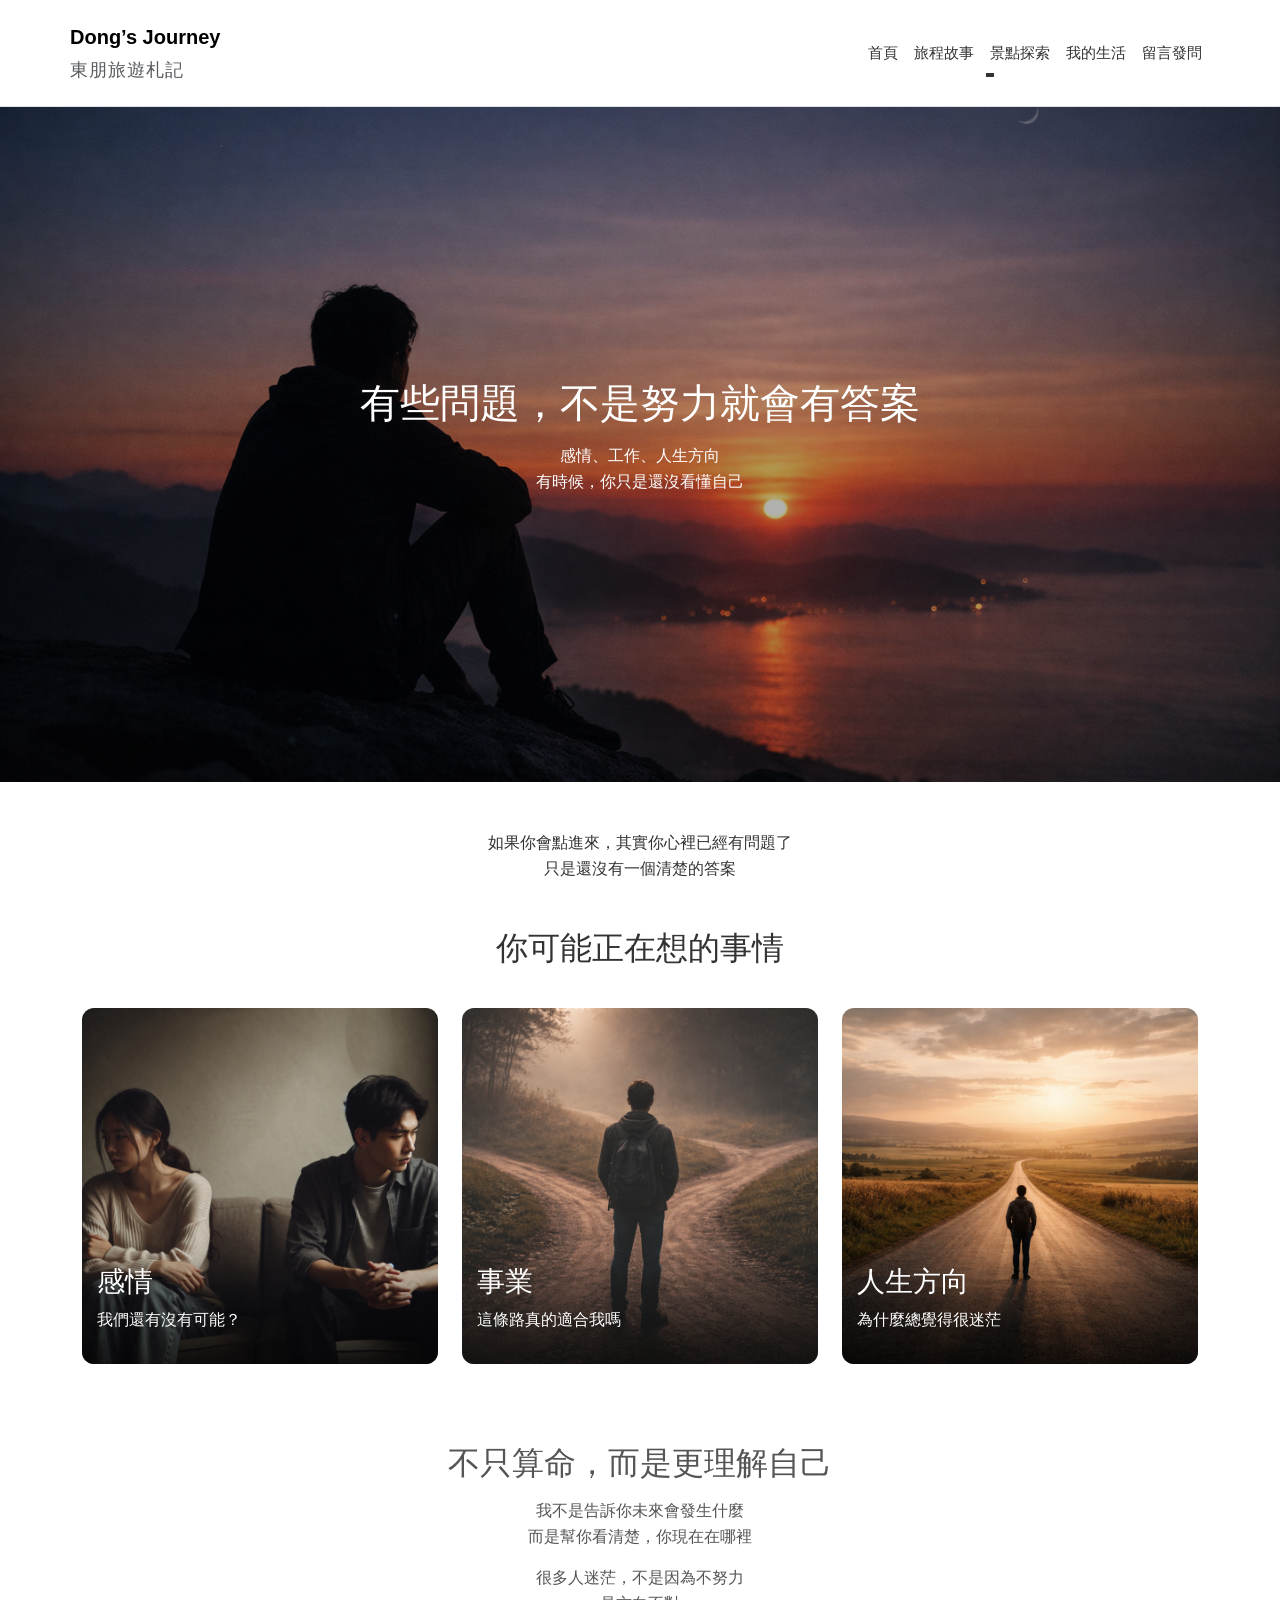
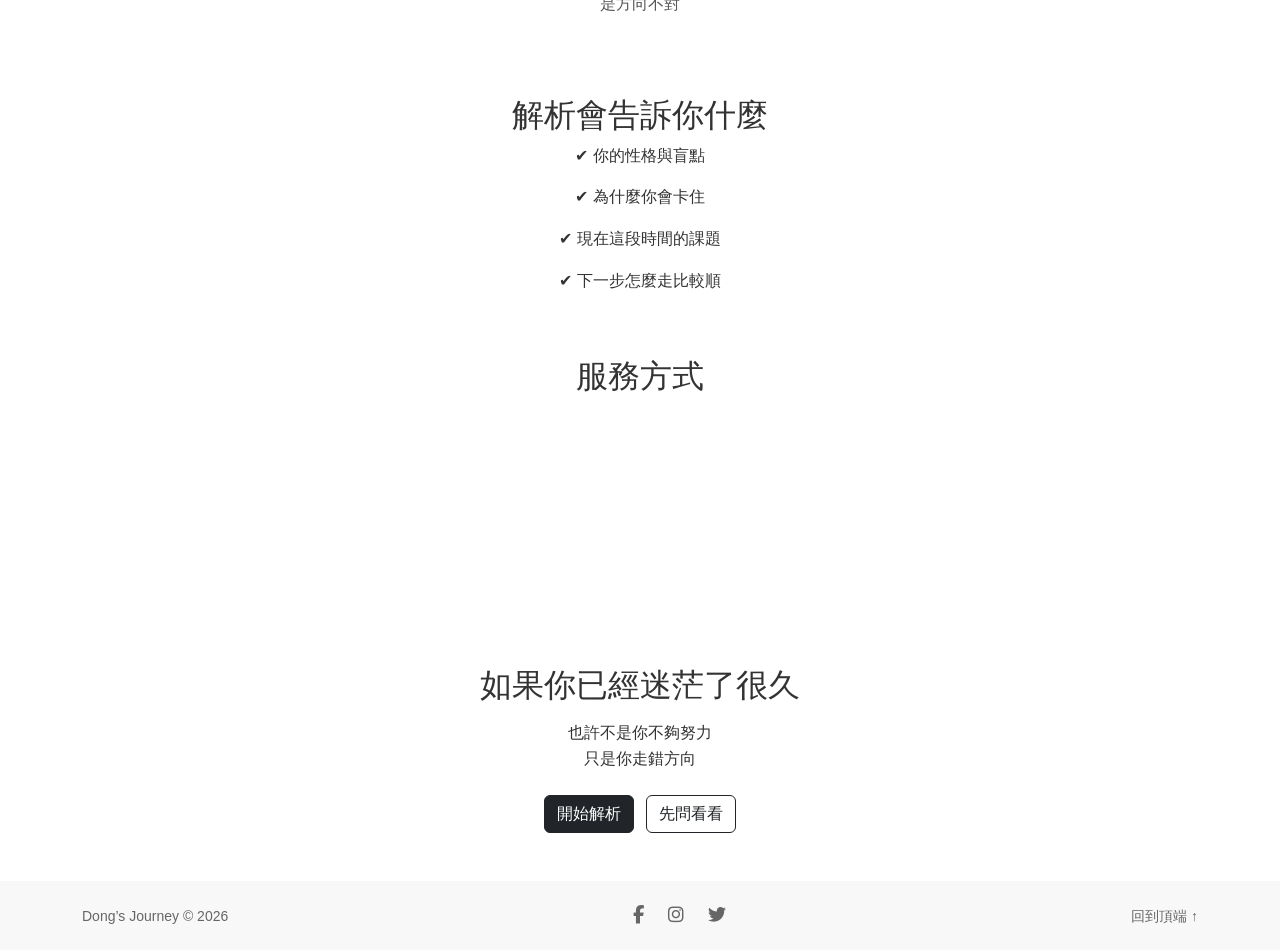
<file: pages/life/mingli.html>
<!doctype html>
<html lang="zh-Hant-TW">
<head>
  <meta charset="UTF-8">
  <meta name="viewport" content="width=device-width, initial-scale=1.0">
  <title>八字命理解析｜感情・事業・人生方向分析｜知命 × 子辰</title>
  <!-- Bootstrap -->
  <link href="https://cdn.jsdelivr.net/npm/bootstrap@5.3.2/dist/css/bootstrap.min.css" rel="stylesheet">
  <!-- icon -->
  <link rel="stylesheet" href="https://cdnjs.cloudflare.com/ajax/libs/font-awesome/6.5.0/css/all.min.css">
  <!-- favicon品牌logo瀏覽器旁小圖 -->
  <link rel="icon" href="favicon.ico" type="image/x-icon">
  <link rel="icon" type="image/png" sizes="32x32" href="favicon-32x32.png">
  <link rel="apple-touch-icon" href="apple-touch-icon.png">
  <!-- 自己的CSS -->
  <link rel="stylesheet" href="../../css/style.css">
  <!-- SEO -->
  <meta name="description" content="不是算命，是幫你看清自己。感情、事業、人生方向，給你一個更清楚的答案。">
  <meta name="keywords" content="八字命理,八字分析,命盤解析,感情命理,事業命理,人生方向,知命子辰">
  <meta name="author" content="Dong’s Journey 東朋">

  <link rel="canonical" href="https://www.trial-162253.url.tw/pages/life/mingli.html">
  <!-- Open Graph（社群分享用） -->
  <meta property="og:title" content="八字命理解析｜感情・事業・人生方向分析｜知命 × 子辰">
  <meta property="og:description" content="感情卡住、事業迷惘、人生沒有方向？不只是算命，而是幫你看清自己。八字命理解析，讓你知道為什麼會卡住，下一步該怎麼走。">
  <meta property="og:image" content="https://www.trial-162253.url.tw/images/pages/life/mingli/bazi-hero-life-direction.webp">  
  <meta property="og:type" content="website">
  <meta property="og:url" content="https://www.trial-162253.url.tw/pages/life/mingli.html">
  <!-- GA追蹤碼 -->
  <!-- Google tag (gtag.js) -->
  <script async src="https://www.googletagmanager.com/gtag/js?id=G-0VPB5QQFWV"></script>
  <script>
      window.dataLayer = window.dataLayer || [];
      function gtag(){dataLayer.push(arguments);}
      gtag('js', new Date());

      gtag('config', 'G-0VPB5QQFWV');
    </script>
  </head>

  <body id="top">
<!-- 導覽列 -->
<header class="border-bottom">
  <nav class="navbar navbar-expand-lg navbar-light container py-3">
    <!-- Logo -->
    <a class="navbar-brand" href="../../index.html">
      <div>
        <div class="fw-bold">Dong’s Journey</div>
        <small class="text-muted">東朋旅遊札記</small>
      </div>
    </a>
    <!-- 漢堡按鈕 -->
    <button class="navbar-toggler" type="button" data-bs-toggle="collapse" data-bs-target="#mainNav">
      <span class="navbar-toggler-icon"></span>
    </button>
    <!-- 選單 -->
    <div class="collapse navbar-collapse" id="mainNav">
      <ul class="navbar-nav ms-auto">

        <li class="nav-item">
          <a class="nav-link" href="../../index.html">首頁</a>
        </li>

        <li class="nav-item">
          <a class="nav-link" href="../../journey-story.html">旅程故事</a>
        </li>

        <li class="nav-item dropdown">
          <a class="nav-link dropdown-toggle" href="#" data-bs-toggle="dropdown">
            景點探索
          </a>

          <ul class="dropdown-menu">
            <!-- 台灣 -->
            <li class="dropdown-header">台灣</li> 
            <li><a class="dropdown-item" href="../../explore.html#taiwan-north">北部</a></li>
            <li><a class="dropdown-item" href="../../explore.html#taiwan-central">中部</a></li>
            <li><a class="dropdown-item" href="../../explore.html#taiwan-south">南部</a></li>
            <li><a class="dropdown-item" href="../../explore.html#taiwan-east">東部</a></li>
            <li><a class="dropdown-item" href="../../explore.html#taiwan-islands">外島</a></li>
            <li><hr class="dropdown-divider"></li>
            <!-- 日本 -->
            <li class="dropdown-header">日本</li> 
            <li><a class="dropdown-item" href="../../explore.html#tokyo">東京</a></li>
            <li><a class="dropdown-item" href="../../explore.html#osaka">大阪</a></li>
            <li><a class="dropdown-item" href="../../explore.html#kyoto">京都</a></li>
            <li><a class="dropdown-item" href="../../explore.html#nara">奈良</a></li>
            <li><hr class="dropdown-divider"></li>
            <!-- 泰國 -->
            <li class="dropdown-header">泰國</li> 
            <li><a class="dropdown-item" href="../../explore.html#bangkok">曼谷</a></li>
            <li><a class="dropdown-item" href="../../explore.html#pattaya">芭達雅</a></li>
            <li><hr class="dropdown-divider"></li>
          </ul>
        </li>
        <li class="nav-item">
          <a class="nav-link" href="../../life.html">我的生活</a>
        </li>

        <li class="nav-item">
          <a class="nav-link" href="https://toolkit.url.com.tw/bbs/index.php?email=bbs@trial-162253.url.tw" target="_blank">留言發問</a>
        </li>

      </ul>
    </div>

  </nav>
</header>
<main>
<!-- Hero -->
<section class="hero d-flex align-items-center justify-content-center text-center"
  style="background-image: url('../../images/pages/life/mingli/bazi-hero-life-direction.webp');">

  <img src="../../images/pages/life/mingli/bazi-hero-life-direction.webp"
       alt="八字命理解析｜人生方向與自我理解"
       style="display:none;">

  <div class="hero-content container">
    <h1 class="fade-up">有些問題，不是努力就會有答案</h1>
    <p class="mt-3 fade-up">
      感情、工作、人生方向<br>
      有時候，你只是還沒看懂自己
    </p>
  </div>
</section>
<!-- 引導段（承接 featured） -->
<section class="container my-5 text-center">
  <p style="max-width:600px;margin:auto;">
    如果你會點進來，其實你心裡已經有問題了
  </p>
  <p style="max-width:600px;margin:auto;">
    只是還沒有一個清楚的答案
  </p>
</section>

<!-- 問題分類（用 city-card） -->
<section class="container my-5">
  <h2 class="section-title text-center">你可能正在想的事情</h2>

  <div class="row g-4 mt-3">

    <div class="col-md-4 col-12">
      <div class="city-card">
        <img src="../../images/pages/life/mingli/bazi-love-emotional-distance.webp" 
        loading="lazy"
        alt="感情命理分析｜關係疏離與情感距離">

        <div class="city-info">
          <h3>感情</h3>
          <p>我們還有沒有可能？</p>
        </div>
      </div>
    </div>

    <div class="col-md-4 col-12">
      <div class="city-card">
        <img src="../../images/pages/life/mingli/bazi-career-crossroads-choice.webp" 
        loading="lazy"
        alt="事業方向分析｜人生選擇與職涯分岔">
        <div class="city-info">
          <h3>事業</h3>
          <p>這條路真的適合我嗎</p>
        </div>
      </div>
    </div>

    <div class="col-md-4 col-12">
      <div class="city-card">
        <img src="../../images/pages/life/mingli/bazi-life-path-journey.webp" 
        loading="lazy"
        alt="人生方向迷惘｜探索未來與人生道路">
        <div class="city-info">
          <h3>人生方向</h3>
          <p>為什麼總覺得很迷茫</p>
        </div>
      </div>
    </div>

  </div>
</section>

<!-- 命理說明（用你 food-intro 節奏） -->
<section class="container food-intro">
  <h2 class="section-title text-center">不只算命，而是更理解自己</h2>

  <p class="mt-3">
    我不是告訴你未來會發生什麼<br>
    而是幫你看清楚，你現在在哪裡
  </p>

  <p>
    很多人迷茫，不是因為不努力<br>
    是方向不對
  </p>
</section>

<!-- 服務內容 -->
<section class="container my-5">
  <h2 class="section-title text-center">解析會告訴你什麼</h2>

  <div class="row justify-content-center">
    <div class="col-md-6 text-center">

      <p>✔ 你的性格與盲點</p>
      <p>✔ 為什麼你會卡住</p>
      <p>✔ 現在這段時間的課題</p>
      <p>✔ 下一步怎麼走比較順</p>

    </div>
  </div>
</section>

<!-- 收費 -->
<section class="container my-5">
  <h2 class="section-title text-center">服務方式</h2>

  <div class="row justify-content-center">
    <div class="col-md-4">

      <div class="city-card text-center p-4" style="aspect-ratio:auto;">
        <h3>完整命盤解析</h3>
        <p class="mt-2">NT$600</p>
        <p class="text-muted">適合第一次了解自己</p>
        <p class="text-muted">一對一解析，依你的問題深入說明</p>
      </div>

    </div>
  </div>
</section>

<!-- CTA -->
<section class="container my-5 text-center">
  <h2>如果你已經迷茫了很久</h2>

  <p class="mt-3">
    也許不是你不夠努力<br>
    只是你走錯方向
  </p>

  <div class="mt-4">
    <a href="https://line.me/ti/p/@151ndjlg?text=%E6%88%91%E6%83%B3%E5%81%9A%E5%91%BD%E7%9B%A4%E8%A7%A3%E6%9E%90" 
    class="btn btn-dark me-2">
    開始解析
    </a>
    <a href="https://line.me/ti/p/@151ndjlg?text=%E6%88%91%E6%83%B3%E5%85%88%E4%BA%86%E8%A7%A3%E7%9C%8B%E7%9C%8B" 
    class="btn btn-outline-dark">
    先問看看
    </a>    
  </div>
</section>

</main>

  <!-- Footer -->
<footer class="footer mt-5">
    <div class="container footer-row">
      <!-- 左 -->
      <div class="footer-left">
        Dong’s Journey © 2026
      </div>
      <!-- 中 -->
      <div class="footer-center social-icons">
        <a href="https://www.facebook.com/"><i class="fab fa-facebook-f"></i></a> 
        <a href="https://www.instagram.com/"><i class="fab fa-instagram"></i></a>
        <a href="https://x.com/"><i class="fab fa-twitter"></i></a>
      </div>
      <!-- 右 -->
      <div class="footer-right">
        <a href="#top" class="back-to-top">回到頂端 ↑</a>
      </div>
    </div>    
</footer>
<!-- 動畫 -->
<script>
  document.addEventListener("DOMContentLoaded", function () {

    // 🔥 Hero動畫（穩定版）
    window.addEventListener("load", function () {
      document.querySelectorAll('.hero .fade-up').forEach((el, index) => {
        setTimeout(() => {
          el.classList.add('show');
        }, index * 200);
      });
    });

    // 🔥 卡片動畫（scroll）
    const cards = document.querySelectorAll('.food-item, .city-card');

    function showCards() {
      cards.forEach((card, index) => {
        const rect = card.getBoundingClientRect();

        if (rect.top < window.innerHeight - 100) {
          setTimeout(() => {
            card.classList.add('show');
          }, (index % 4) * 150);
        }
      });
    }

    window.addEventListener('scroll', showCards);
    showCards();

  });
</script>

<!-- JS -->
<script src="https://cdn.jsdelivr.net/npm/bootstrap@5.3.2/dist/js/bootstrap.bundle.min.js">
</script>
</body>
</html>
</file>
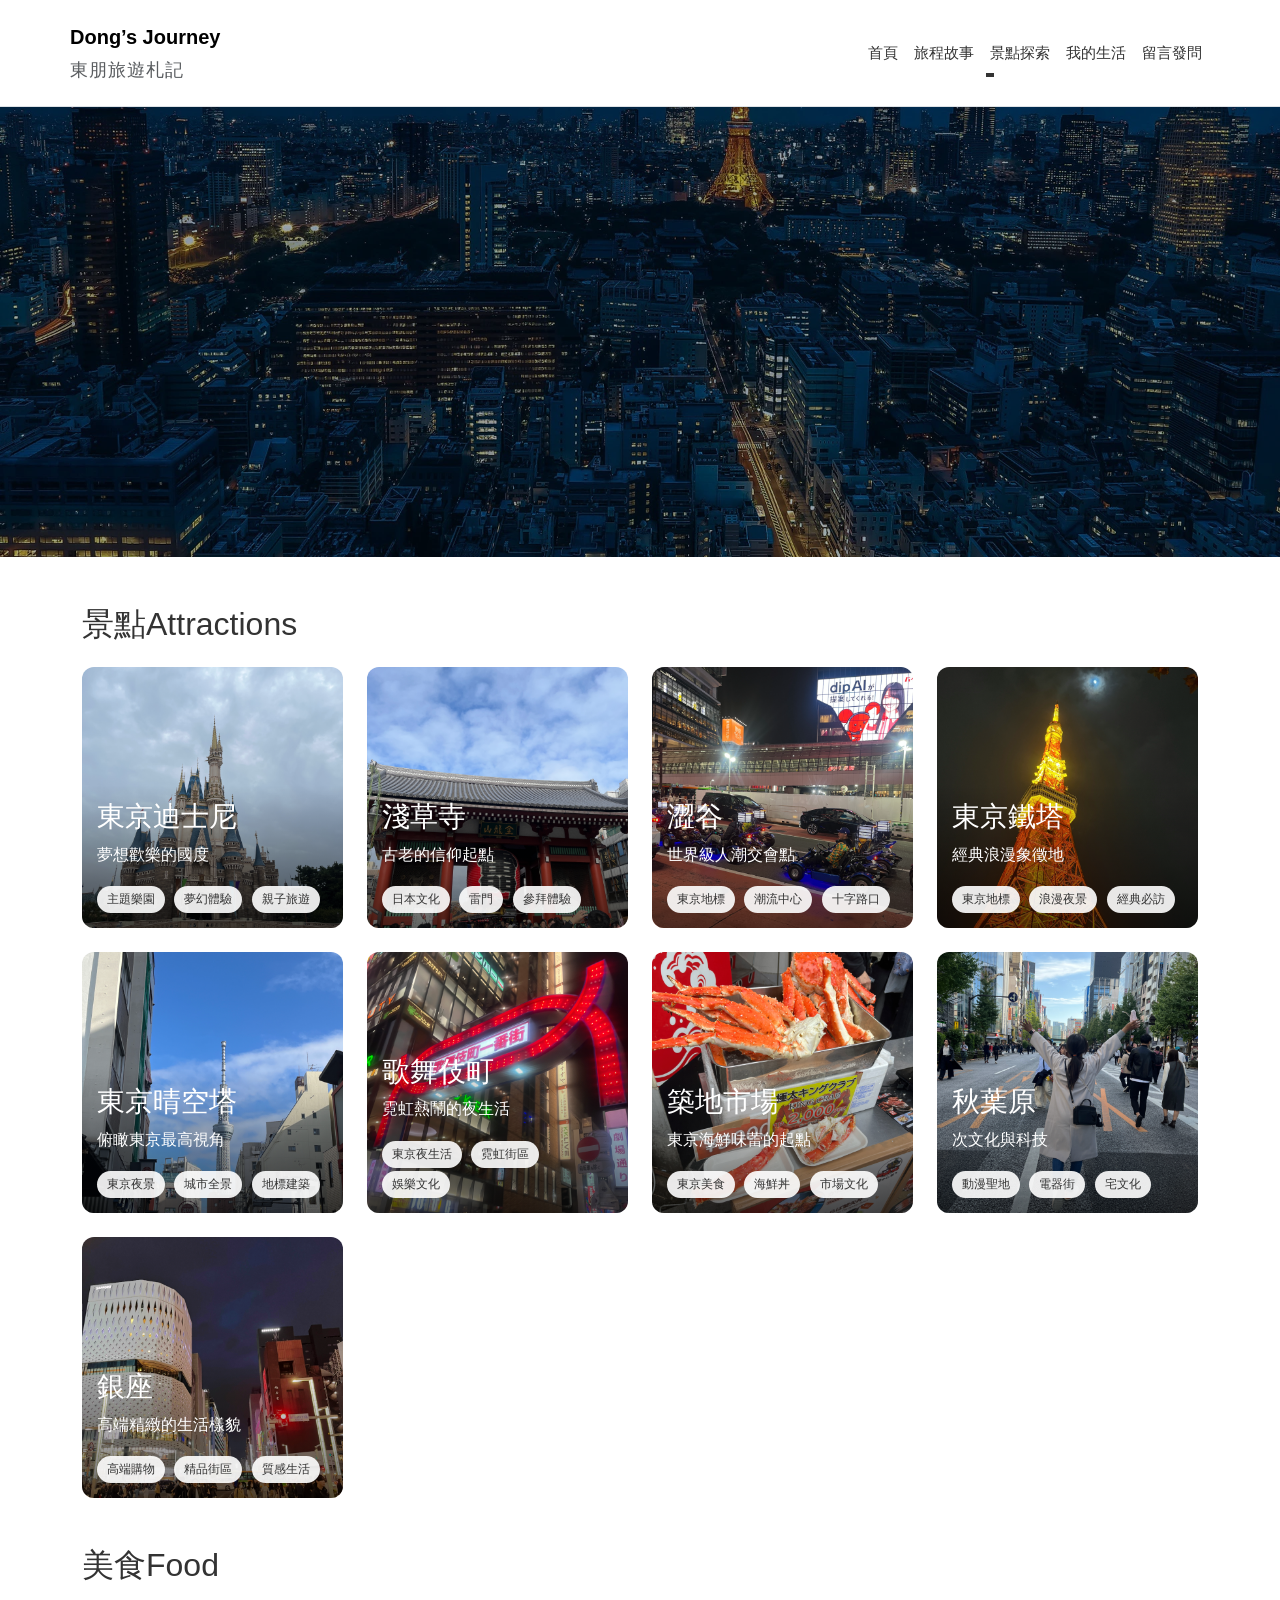
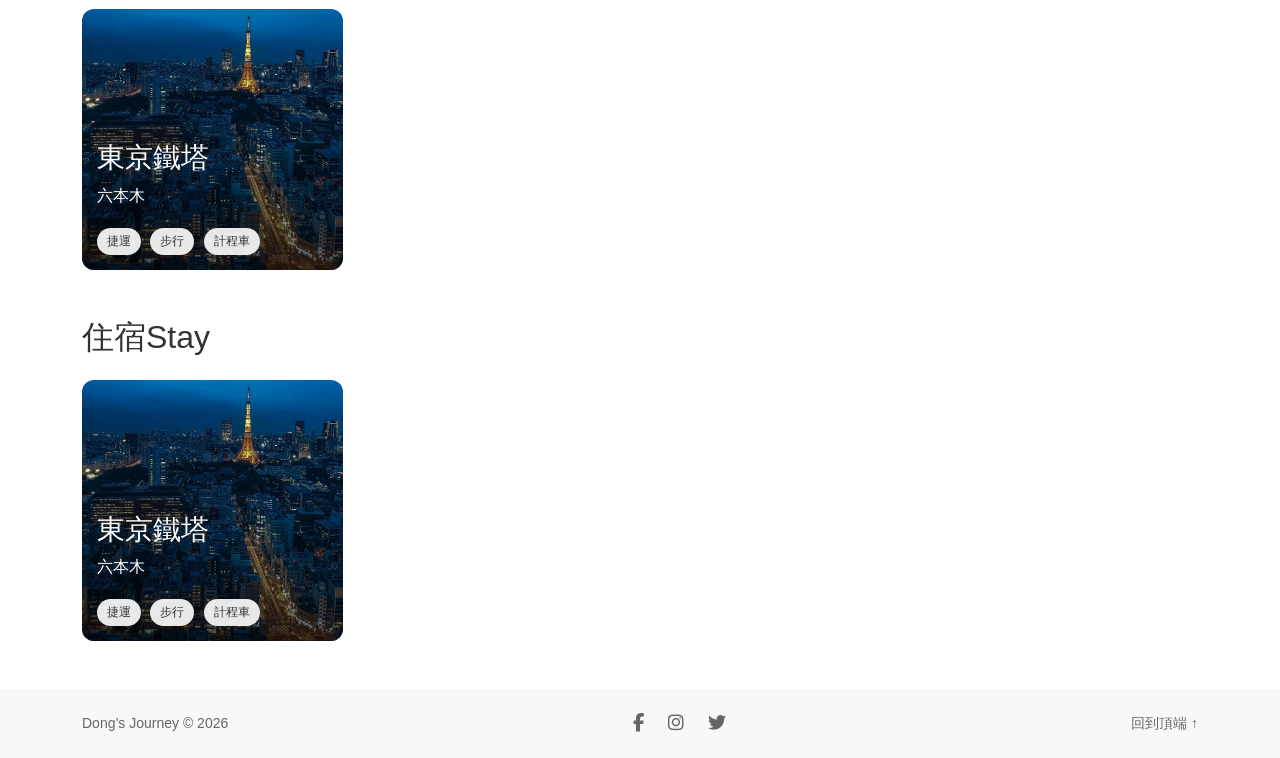
<file: pages/tokyo/tokyo.html>
<!doctype html>
<html lang="zh-Hant-TW">
<head>
  <meta charset="UTF-8">
  <meta name="viewport" content="width=device-width, initial-scale=1.0">
  <title>東京｜Dong’s Journey｜東朋旅遊札記</title>
  <!-- Bootstrap -->
  <link href="https://cdn.jsdelivr.net/npm/bootstrap@5.3.2/dist/css/bootstrap.min.css" rel="stylesheet">
  <!-- icon -->
  <link rel="stylesheet" href="https://cdnjs.cloudflare.com/ajax/libs/font-awesome/6.5.0/css/all.min.css">
  <!-- favicon品牌logo瀏覽器旁小圖 -->
  <link rel="icon" href="../../favicon.ico" type="image/x-icon">
  <link rel="icon" type="image/png" sizes="32x32" href="../../favicon-32x32.png">
  <link rel="apple-touch-icon" href="../../apple-touch-icon.png">  
  <!-- 自己的CSS -->
  <link rel="stylesheet" href="../../css/style.css">
  <!-- SEO -->
  <meta name="description" content="東京旅遊攻略｜美食、景點、住宿推薦，記錄屬於東京的旅行節奏。">
  <meta name="keywords" content="旅行札記,台灣旅遊,日本旅遊,泰國旅遊,東京,大阪,京都,奈良">
  <meta name="author" content="Dong’s Journey 東朋">
  <!-- Open Graph（社群分享用） -->
  <meta property="og:title" content="東京旅遊攻略｜Dong’s Journey">
  <meta property="og:description" content="東京美食、景點、住宿推薦，帶你走進東京的旅行節奏。">
  <meta property="og:image" content="https://www.trial-162253.url.tw/images/pages/tokyo/hero-tokyo-tower-night.webp">  
  <meta property="og:type" content="website">
  <meta property="og:url" content="https://www.trial-162253.url.tw/tokyo.html">
  <!-- GA追蹤碼 -->
  <!-- Google tag (gtag.js) -->
  <script async src="https://www.googletagmanager.com/gtag/js?id=G-0VPB5QQFWV"></script>
  <script>
    window.dataLayer = window.dataLayer || [];
    function gtag(){dataLayer.push(arguments);}
    gtag('js', new Date());

    gtag('config', 'G-0VPB5QQFWV');
  </script>
</head>

<body id="top">
<!-- 導覽列 -->
<header class="border-bottom">
  <nav class="navbar navbar-expand-lg navbar-light container py-3">
    <!-- Logo -->
    <a class="navbar-brand" href="../../index.html">
      <div>
        <div class="fw-bold">Dong’s Journey</div>
        <small class="text-muted">東朋旅遊札記</small>
      </div>
    </a>
    <!-- 漢堡按鈕 -->
    <button class="navbar-toggler" type="button" data-bs-toggle="collapse" data-bs-target="#mainNav">
      <span class="navbar-toggler-icon"></span>
    </button>
    <!-- 選單 -->
    <div class="collapse navbar-collapse" id="mainNav">
      <ul class="navbar-nav ms-auto">

        <li class="nav-item">
          <a class="nav-link" href="../../index.html">首頁</a>
        </li>

        <li class="nav-item">
          <a class="nav-link" href="../../journey-story.html">旅程故事</a>
        </li>

        <li class="nav-item dropdown">
          <a class="nav-link dropdown-toggle" href="#" data-bs-toggle="dropdown">
            景點探索
          </a>

          <ul class="dropdown-menu">
            <!-- 台灣 -->
            <li class="dropdown-header">台灣</li> 
            <li><a class="dropdown-item" href="../../explore.html#taiwan-north">北部</a></li>
            <li><a class="dropdown-item" href="../../explore.html#taiwan-central">中部</a></li>
            <li><a class="dropdown-item" href="../../explore.html#taiwan-south">南部</a></li>
            <li><a class="dropdown-item" href="../../explore.html#taiwan-east">東部</a></li>
            <li><a class="dropdown-item" href="../../explore.html#taiwan-islands">外島</a></li>
            <li><hr class="dropdown-divider"></li>
            <!-- 日本 -->
            <li class="dropdown-header">日本</li> 
            <li><a class="dropdown-item" href="../../explore.html#tokyo">東京</a></li>
            <li><a class="dropdown-item" href="../../explore.html#osaka">大阪</a></li>
            <li><a class="dropdown-item" href="../../explore.html#kyoto">京都</a></li>
            <li><a class="dropdown-item" href="../../explore.html#nara">奈良</a></li>
            <li><hr class="dropdown-divider"></li>
            <!-- 泰國 -->
            <li class="dropdown-header">泰國</li> 
            <li><a class="dropdown-item" href="../../explore.html#bangkok">曼谷</a></li>
            <li><a class="dropdown-item" href="../../explore.html#pattaya">芭達雅</a></li>
            <li><hr class="dropdown-divider"></li>
          </ul>
        </li>
        <li class="nav-item">
          <a class="nav-link" href="../../life.html">我的生活</a>
        </li>

        <li class="nav-item">
          <a class="nav-link" href="https://toolkit.url.com.tw/bbs/index.php?email=bbs@trial-162253.url.tw" target="_blank">留言發問</a>
        </li>

      </ul>
    </div>

  </nav>
</header>
<main>
 <!-- Hero -->
<section class="city-hero d-flex align-items-center justify-content-center text-center"
  style="background-image: url('../../images/pages/tokyo/hero-tokyo-tower-night.webp');"
  aria-label="網站主視覺">
  
  <div class="hero-content container">
    <h1 class="fade-up">東京 Tokyo</h1>
    <p class="mt-3 fade-up">在繁華之中，找到屬於自己的節奏</p>
  </div>
</section>

<!-- 分類入口 -->
<section class="container my-5">
  <h2 class="mb-4">景點Attractions</h2>
  <div class="row g-4 mb-5">
  <!-- 迪士尼 -->
    <div class="col-md-3">
     <a href="../../pages/tokyo/tokyo-disney.html" class="city-link">        
      <div class="city-card">
       <img src="../../images/pages/tokyo/tokyo-disneyland-castle.webp"
       loading="lazy" 
       alt="Tokyo Disneyland 東京迪士尼 castle view in Japan">
        <div class="city-info">
         <h3>東京迪士尼</h3>
         <p>夢想歡樂的國度</p>
         <div class="category-links mt-2">
          <span>主題樂園</span>
          <span>夢幻體驗</span>
          <span>親子旅遊</span>
         </div>
        </div>
       </div>
      </a>
    </div>

    <!-- 淺草寺 -->
    <div class="col-md-3">
     <a href="../../pages/tokyo/asakusa.html" class="city-link">        
      <div class="city-card">
       <img src="../../images/pages/tokyo/tokyo-sensoji-kaminarimon-gate.webp" 
       loading="lazy"
       alt="Sensoji Temple 淺草寺 Kaminarimon 雷門 gate in Tokyo">
        <div class="city-info">
         <h3>淺草寺</h3>
         <p>古老的信仰起點</p>
         <div class="category-links mt-2">
          <span>日本文化</span>
          <span>雷門</span>
          <span>參拜體驗</span>
         </div>
        </div>
       </div>
      </a>
    </div>

    <!-- 澀谷 -->
    <div class="col-md-3">
     <a href="../../pages/tokyo/shibuya.html" class="city-link">        
      <div class="city-card">
       <img src="../../images/pages/tokyo/tokyo-shibuya-night-go-kart.webp" 
       loading="lazy"
       alt="Shibuya 澀谷 street go-kart at night in Tokyo">
        <div class="city-info">
         <h3>澀谷</h3>
         <p>世界級人潮交會點</p>
         <div class="category-links mt-2">
          <span>東京地標</span>
          <span>潮流中心</span>
          <span>十字路口</span>
         </div>
        </div>
       </div>
      </a>
    </div>

    <!-- 東京鐵塔 -->
    <div class="col-md-3">
     <a href="../../pages/tokyo/tokyo-tower.html" class="city-link">        
      <div class="city-card">
       <img src="../../images/pages/tokyo/tokyo-tower-night-moon.webp" 
       loading="lazy"
       alt="Tokyo Tower 東京鐵塔 at night with moon">
        <div class="city-info">
         <h3>東京鐵塔</h3>
         <p>經典浪漫象徵地</p>
         <div class="category-links mt-2">
          <span>東京地標</span>
          <span>浪漫夜景</span>
          <span>經典必訪</span>
         </div>
        </div>
       </div>
      </a>
    </div>

    <!-- 晴空塔 -->
    <div class="col-md-3">
     <a href="../../pages/tokyo/tokyo-skytree.html" class="city-link">        
      <div class="city-card">
       <img src="../../images/pages/tokyo/tokyo-skytree-street-view.webp" 
       loading="lazy"
       alt="Tokyo Skytree 東京晴空塔 street view in Asakusa">
        <div class="city-info">
         <h3>東京晴空塔</h3>
         <p>俯瞰東京最高視角</p>
         <div class="category-links mt-2">
          <span>東京夜景</span>
          <span>城市全景</span>
          <span>地標建築</span>
         </div>
        </div>
       </div>
      </a>
    </div>
   
    <!-- 歌舞伎町 -->
    <div class="col-md-3">
     <a href="../../pages/tokyo/kabukicho.html" class="city-link">        
      <div class="city-card">
       <img src="../../images/pages/tokyo/tokyo-kabukicho-night-sign.webp" 
       loading="lazy"
       alt="Kabukicho 歌舞伎町 entrance sign at night in Shinjuku Tokyo">
        <div class="city-info">
         <h3>歌舞伎町</h3>
         <p>霓虹熱鬧的夜生活</p>
         <div class="category-links mt-2">
          <span>東京夜生活</span>
          <span>霓虹街區</span>
          <span>娛樂文化</span>
         </div>
        </div>
       </div>
      </a>
    </div>

    <!-- 築地市場 -->
    <div class="col-md-3">
     <a href="../../pages/tokyo/tsukiji.html" class="city-link">        
      <div class="city-card">
       <img src="../../images/pages/tokyo/tokyo-tsukiji-market-king-crab.webp" 
       loading="lazy"
       alt="Tsukiji Market 築地市場 king crab seafood in Tokyo">
        <div class="city-info">
         <h3>築地市場</h3>
         <p>東京海鮮味蕾的起點</p>
         <div class="category-links mt-2">
          <span>東京美食</span>
          <span>海鮮丼</span>
          <span>市場文化</span>
         </div>
        </div>
       </div>
      </a>
    </div>

    <!-- 秋葉原 -->
    <div class="col-md-3">
     <a href="../../pages/tokyo/akihabara.html" class="city-link">        
      <div class="city-card">
       <img src="../../images/pages/tokyo/tokyo-akihabara-pedestrian-street.webp" 
       loading="lazy"
       alt="Akihabara 秋葉原 pedestrian street in Tokyo">
        <div class="city-info">
         <h3>秋葉原</h3>
         <p>次文化與科技</p>
         <div class="category-links mt-2">
          <span>動漫聖地</span>
          <span>電器街</span>
          <span>宅文化</span>
         </div>
        </div>
       </div>
      </a>
    </div>

    <!-- 銀座 -->
    <div class="col-md-3">
     <a href="../../pages/tokyo/ginza..html" class="city-link">        
      <div class="city-card">
       <img src="../../images/pages/tokyo/tokyo-ginza-night-city.webp" 
       loading="lazy"
       alt="Ginza 銀座 street at night with city lights in Tokyo">
        <div class="city-info">
         <h3>銀座</h3>
         <p>高端精緻的生活樣貌</p>
         <div class="category-links mt-2">
          <span>高端購物</span>
          <span>精品街區</span>
          <span>質感生活</span>
         </div>
        </div>
       </div>
      </a>
    </div>

  </div>
</section>
<section class="container my-5">
  <h2 class="mb-4">美食Food</h2>
  <!-- 日本 -->
  <div class="row g-4 mb-5">
  <!-- 卡片 -->
    <!-- 東京 -->
    <div class="col-md-3">
     <a href="../../ptokyo-food.html" class="city-link">        
      <div class="city-card">
       <img src="../../images/explore/tokyo-tower-night.webp" 
       alt="東京鐵塔夜景 Tokyo Tower">
        <div class="city-info">
         <h3>東京鐵塔</h3>
         <p>六本木</p>
         <div class="category-links mt-2">
          <span>捷運</span>
          <span>步行</span>
          <span>計程車</span>
         </div>
        </div>  
       </div>
      </a>
    </div>

  </div>
</section>
<section class="container my-5">
  <h2 class="mb-4">住宿Stay</h2>
  <div class="row g-4 mb-5">
  <!-- 卡片 -->
    <div class="col-md-3">
     <a href="../../tokyo.html" class="city-link">        
      <div class="city-card">
       <img src="../../images/explore/tokyo-tower-night.webp" 
       alt="東京鐵塔夜景 Tokyo Tower">
        <div class="city-info">
         <h3>東京鐵塔</h3>
         <p>六本木</p>
         <div class="category-links mt-2">
          <span>捷運</span>
          <span>步行</span>
          <span>計程車</span>
         </div>
        </div>
       </div>
      </a>
    </div>

  </div>
</section>
</main>
<!-- Footer -->
<footer class="footer mt-5">
  <div class="container footer-row">
    <!-- 左 -->
    <div class="footer-left">
      Dong’s Journey © 2026
    </div>
    <!-- 中 -->
    <div class="footer-center social-icons">
      <a href="#"><i class="fab fa-facebook-f"></i></a> 
      <a href="#"><i class="fab fa-instagram"></i></a>
      <a href="#"><i class="fab fa-twitter"></i></a>
    </div>
    <!-- 右 -->
    <div class="footer-right">
      <a href="#top" class="back-to-top">回到頂端 ↑</a>
    </div>
  </div>
</footer>
<!-- 動畫 -->
<script>
  document.addEventListener("DOMContentLoaded", function () {

    // 🔥 Hero動畫（穩定版）
    window.addEventListener("load", function () {
      document.querySelectorAll('.hero .fade-up').forEach((el, index) => {
        setTimeout(() => {
          el.classList.add('show');
        }, index * 200);
      });
    });

    // 🔥 卡片動畫（scroll）
    const cards = document.querySelectorAll('.food-item, .city-card');

    function showCards() {
      cards.forEach((card, index) => {
        const rect = card.getBoundingClientRect();

        if (rect.top < window.innerHeight - 100) {
          setTimeout(() => {
            card.classList.add('show');
          }, (index % 4) * 150);
        }
      });
    }

    window.addEventListener('scroll', showCards);
    showCards();

  });
</script>

<!-- JS -->
<script src="https://cdn.jsdelivr.net/npm/bootstrap@5.3.2/dist/js/bootstrap.bundle.min.js">
</script>
</body>
</html>
</file>
<file: css/style.css>
/* ===================================== */
/* 🔰 Base（保持不動） */
/* ===================================== */

* {
  margin: 0;
  padding: 0;
  box-sizing: border-box;
}

body {
  font-family: sans-serif;
  line-height: 1.6;
  color: #333;
  background: #fff;
}

a {
  text-decoration: none;
  color: inherit;
}

/* ===================================== */
/* 🧭 Navbar（微調穩定性） */
/* ===================================== */

header {
  border-bottom: 1px solid #eee;
}

.navbar-brand .fw-bold {
  font-size: 20px;
}

.navbar-brand small {
  font-size: 18px;
  color: #888;
  letter-spacing: 1px;
}

.navbar .nav-link {
  position: relative;
  display: inline-block;
  font-size: 15px;
  color: #333;
  font-weight: 500;
  transition: 0.3s;
}

.navbar .nav-link:hover {
  color: #000;
}

.navbar .nav-link::after {
  content: "";
  position: absolute;
  left: 0;
  bottom: -4px;
  width: 0;
  height: 2px;
  background: #333;
  transition: 0.3s;
}

.navbar .nav-link:hover::after {
  width: 100%;
}

@media (max-width: 768px) {
  .navbar .nav-link::after {
    display: none;
  }
}

/* ===================================== */
/* 🌄 Hero（統一系統） */
/* ===================================== */

.hero,
.explore-hero,
.city-hero,
.food-hero {
  position: relative;
  background-position: center;
  background-size: cover;
  color: white;
}

/* 高度統一邏輯 */
.hero { height: 75vh; }
.explore-hero { height: 40vh; }
.city-hero { height: 50vh; }
.food-hero { height: 60vh; }

/* 統一置中 */
.hero,
.food-hero {
  display: flex;
  align-items: center;
  justify-content: center;
}

/* 統一遮罩 */
.hero::before,
.explore-hero::before,
.city-hero::before,
.food-hero::before {
  content: "";
  position: absolute;
  inset: 0;
  background: rgba(0,0,0,0.3);
}

/* 內容層 */
.hero-content {
  position: relative;
  z-index: 1;
  max-width: 700px;
  padding: 0 20px;
}

/* Hero 按鈕 */
.hero-btn {
  display: inline-block;
  padding: 12px 28px;
  background: white;
  color: #333;
  border-radius: 50px;
  font-weight: 500;
  transition: 0.3s;
}

.hero-btn:hover {
  background: #333;
  color: white;
}

/* ===================================== */
/* 🎬 Animation（統一控制） */
/* ===================================== */

.fade-up {
  opacity: 0;
  transform: translateY(30px);
  transition: 0.6s;
}

.fade-up.show {
  opacity: 1;
  transform: translateY(0);
}

/* 套用到卡片 */
.city-card,
.food-item {
  opacity: 0;
  transform: translateY(30px);
  transition: 0.6s;
}

.city-card.show,
.food-item.show {
  opacity: 1;
  transform: translateY(0);
}

/* ===================================== */
/* 🏙️ Card（幾乎不動） */
/* ===================================== */

.city-link {
  display: block;
}

.city-card {
  position: relative;
  overflow: hidden;
  border-radius: 12px;
  cursor: pointer;
  aspect-ratio: 1 / 1;
}

.city-card img {
  width: 100%;
  height: 100%;
  object-fit: cover;
  transition: transform 0.5s;
}

.city-card:hover {
  transform: translateY(-10px) scale(1.02);
  box-shadow: 0 15px 30px rgba(0,0,0,0.2);
}

.city-card:hover img {
  transform: scale(1.1);
}

.city-info {
  position: absolute;
  bottom: 0;
  width: 100%;
  padding: 15px;
  color: white;
  background: linear-gradient(to top, rgba(0,0,0,0.6), transparent);
}

/* 🔖 分類標籤（屬於卡片的一部分） */
.city-info .category-links span {
  display: inline-block;
  background: rgba(255, 255, 255, 0.9);
  color: #333;
  padding: 4px 10px;
  margin: 3px 5px 0 0;
  border-radius: 20px;
  font-size: 12px;
  font-weight: 500;
}


/* ===================================== */
/* 🍜 Food（微調一致） */
/* ===================================== */

.food-intro {
  max-width: 700px;
  margin: 80px auto;
  text-align: center;
  color: #555;
}

.food-item {
  margin-bottom: 100px;
}

.food-img {
  border-radius: 12px;
  box-shadow: 0 10px 25px rgba(0,0,0,0.15);
  transition: 0.4s;
}

.food-img:hover {
  transform: scale(1.03);
}

.food-text {
  max-width: 500px;
  margin-top: 40px;
}

/* ===================================== */
/* 📌 Footer（修正衝突） */
/* ===================================== */

.footer {
  background: #f8f8f8;
  padding: 20px 0;
  font-size: 14px;
  color: #666;
}

.footer-row {
  display: flex;
  flex-wrap: wrap; /* 🔥 防爆版 */
  justify-content: space-between;
  align-items: center;
}

.social-icons a {
  margin: 0 10px;
  font-size: 18px;
  color: #666;
  transition: 0.3s;
}

.social-icons a:hover {
  color: #000;
}

/* ===================================== */
/* 📱 RWD（補強） */
/* ===================================== */

@media (max-width: 768px) {

  .hero h1,
  .hero h2 {
    font-size: 1.8rem;
  }

  .food-text {
    margin-top: 20px;
  }

  .footer-row {
    flex-direction: column;
    gap: 10px;
    text-align: center;
  }
}
</file>
